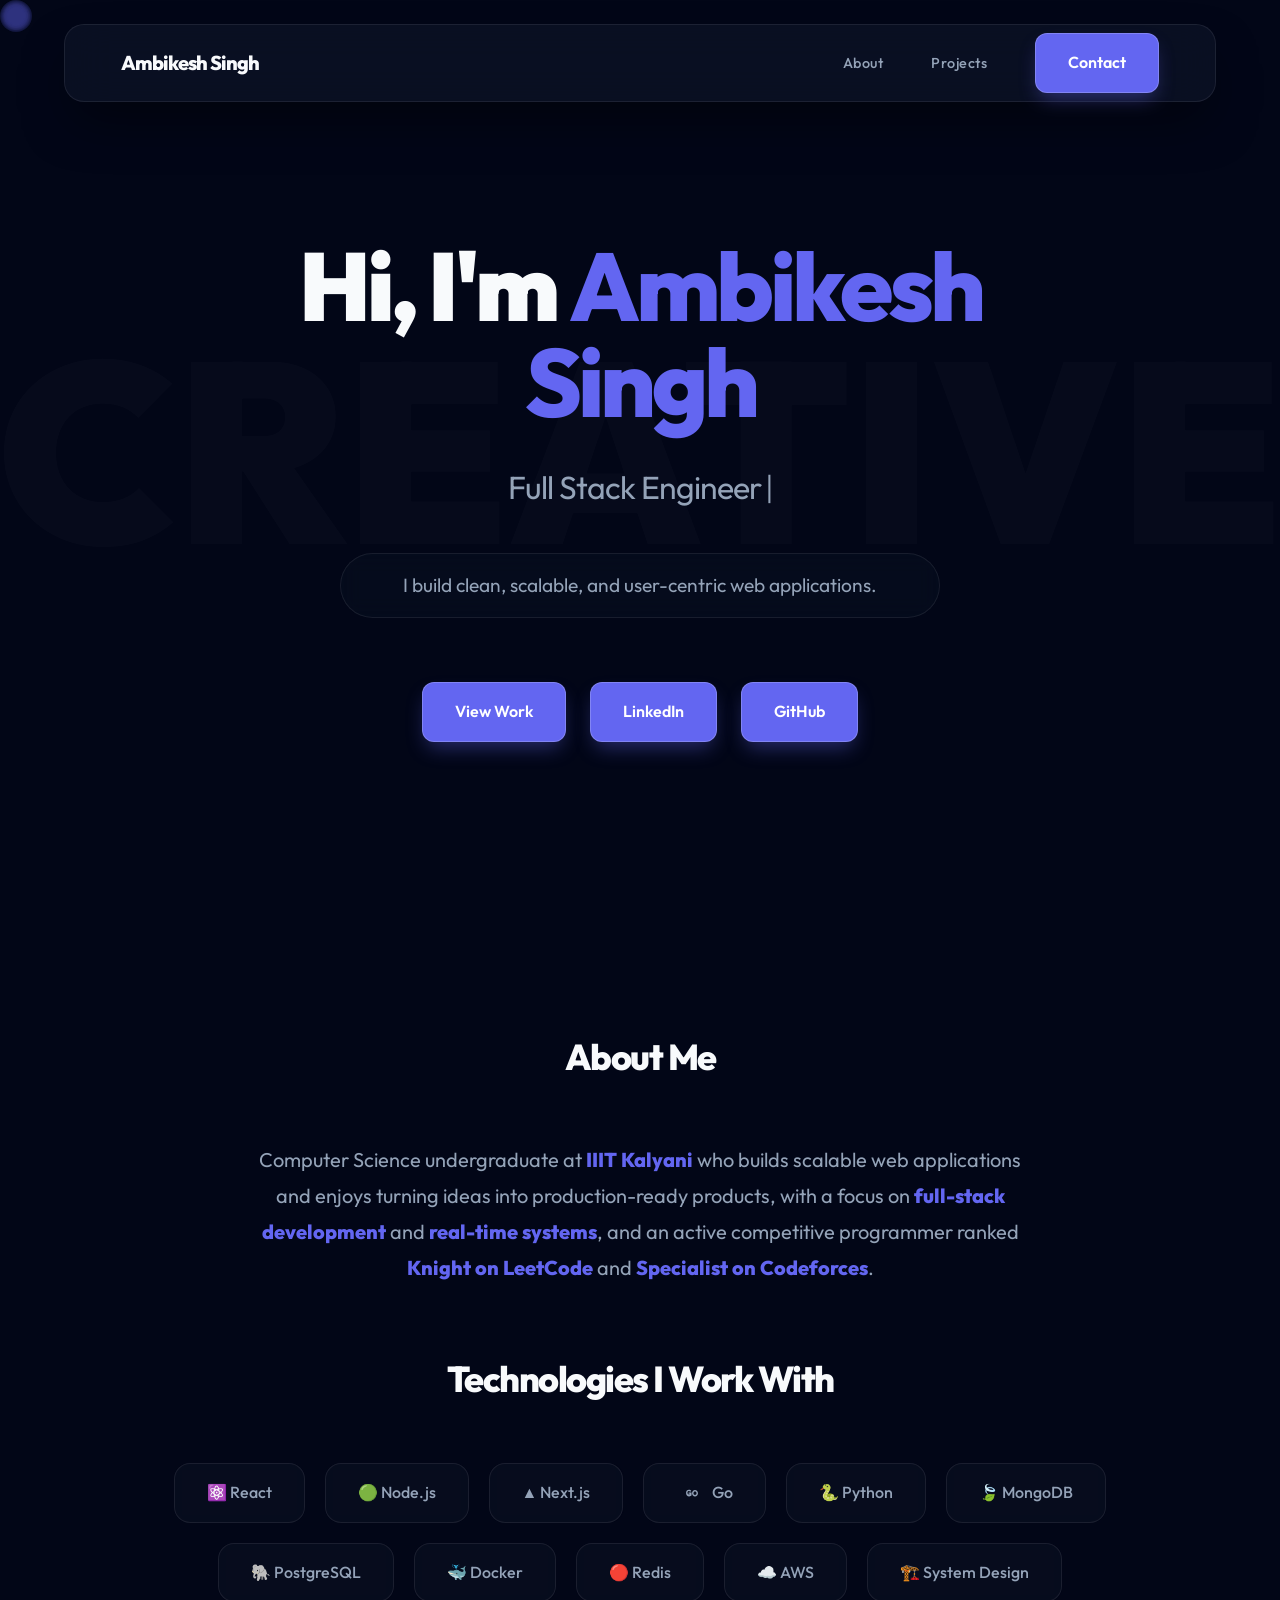
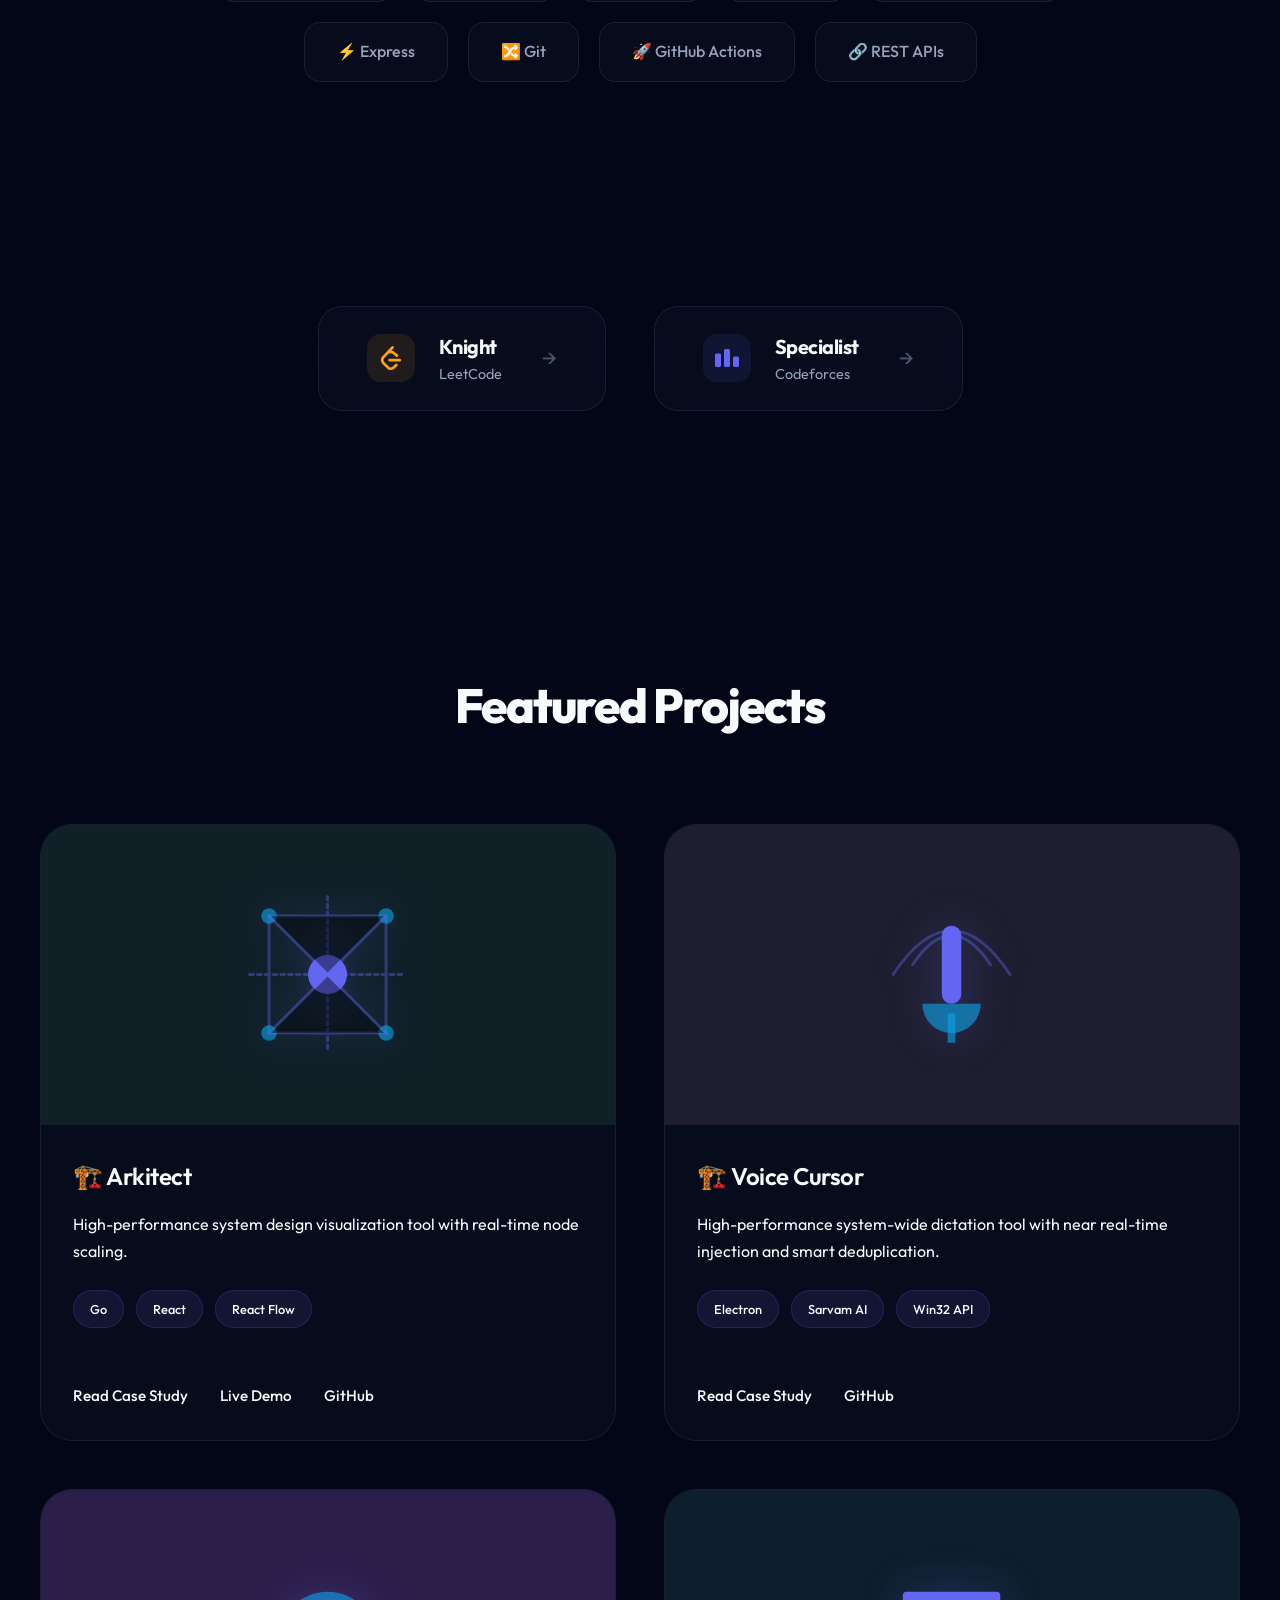
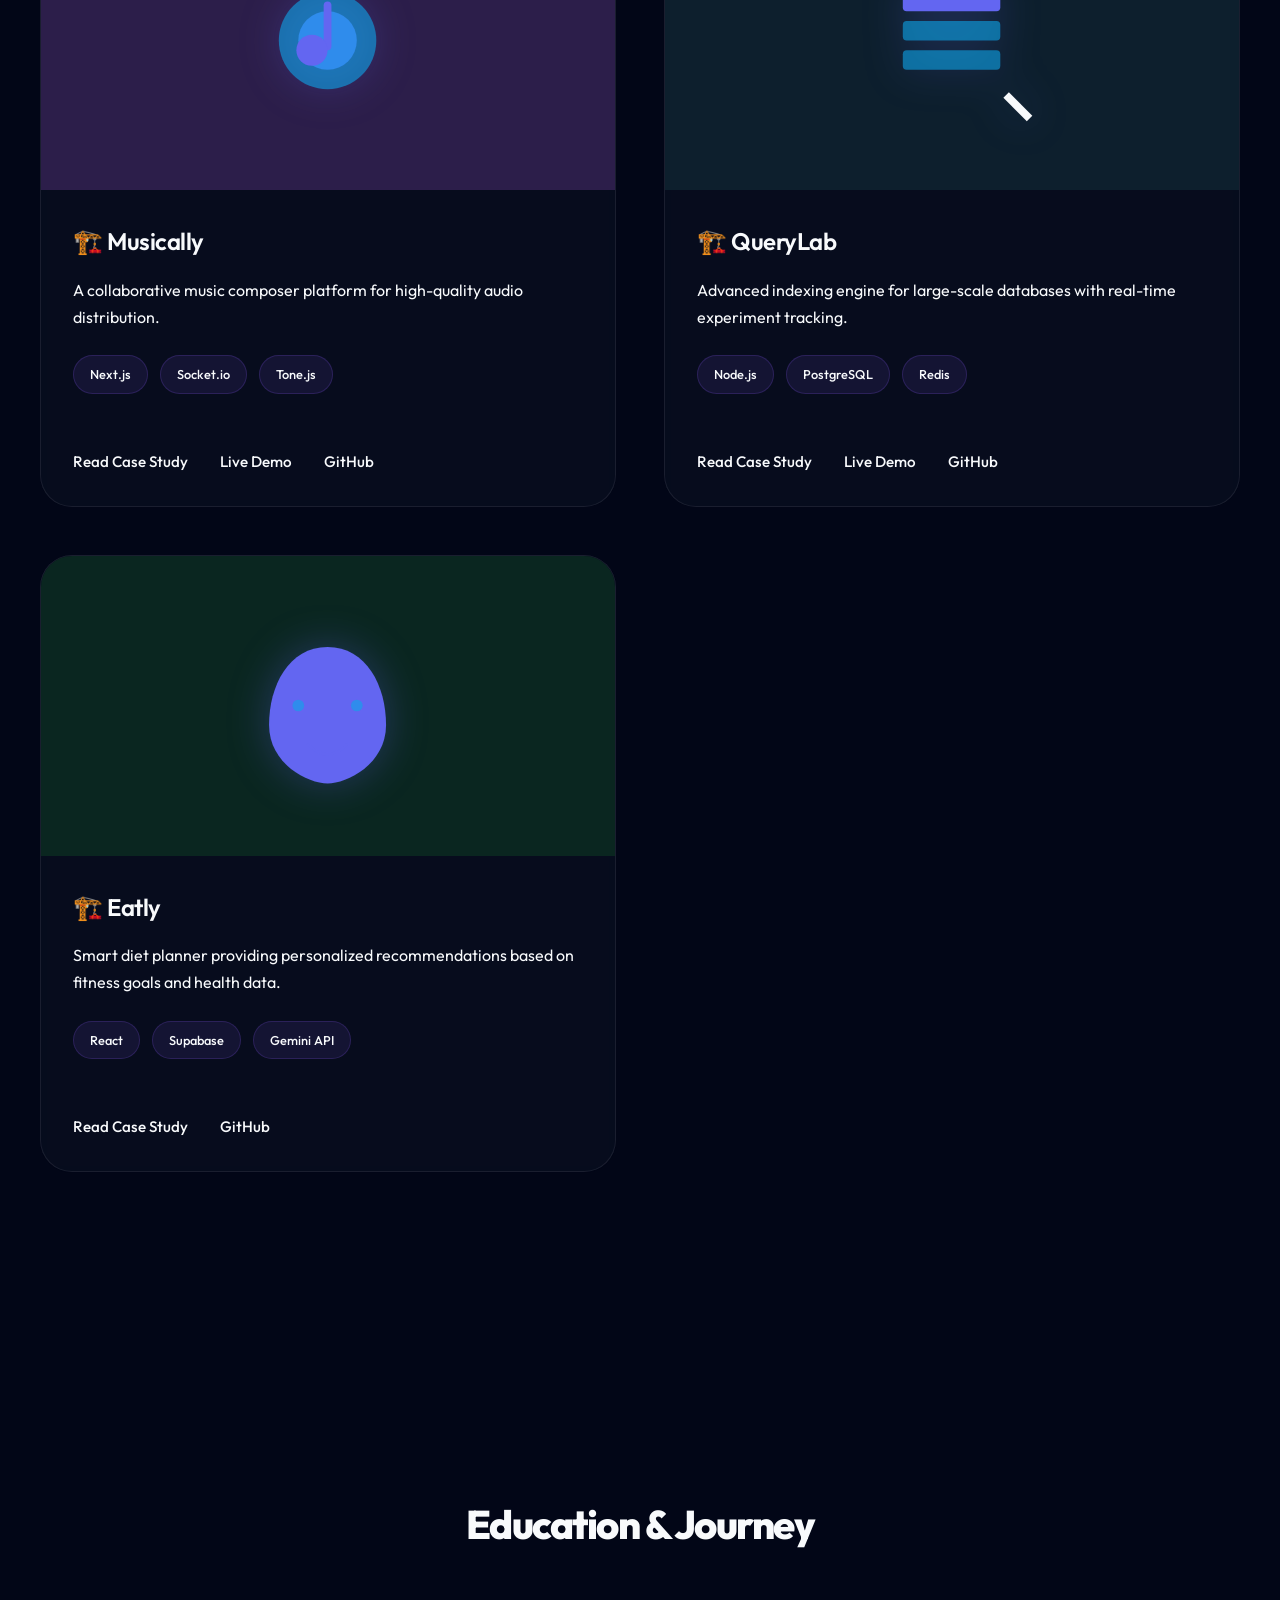
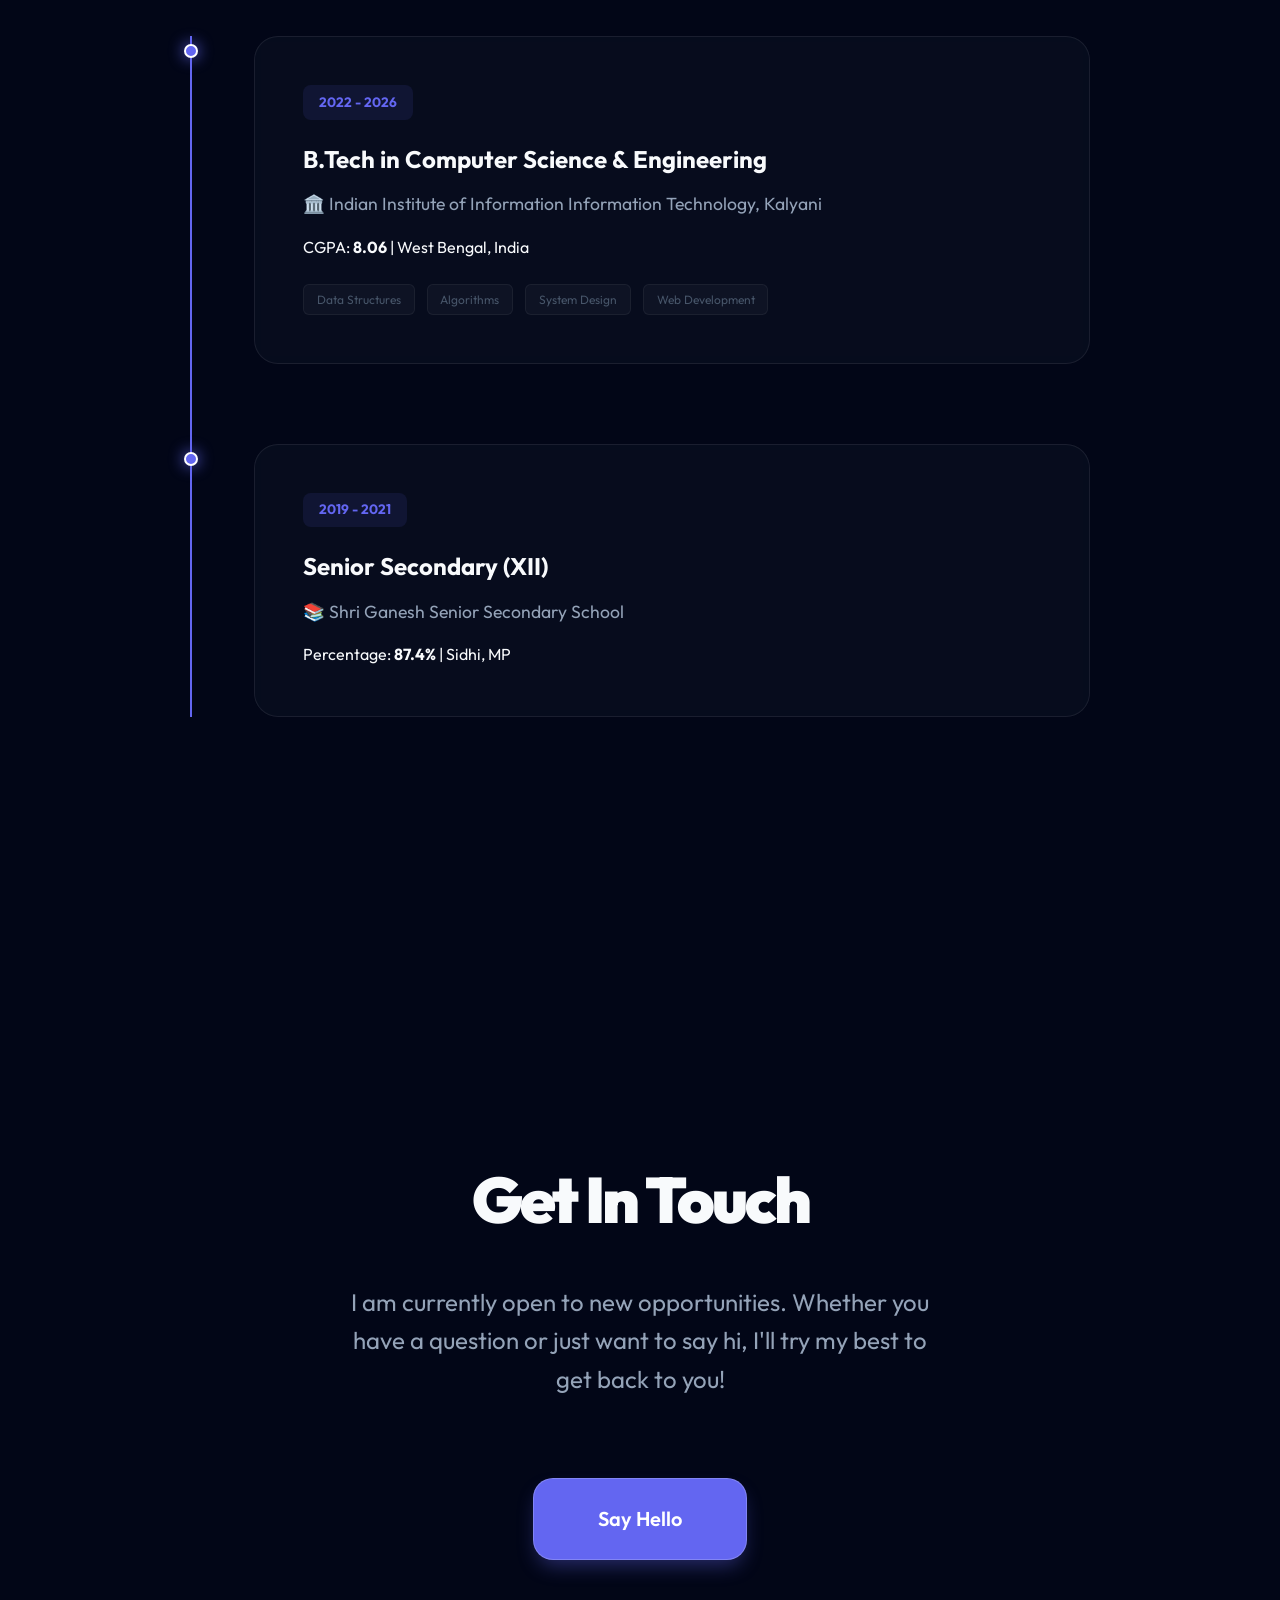
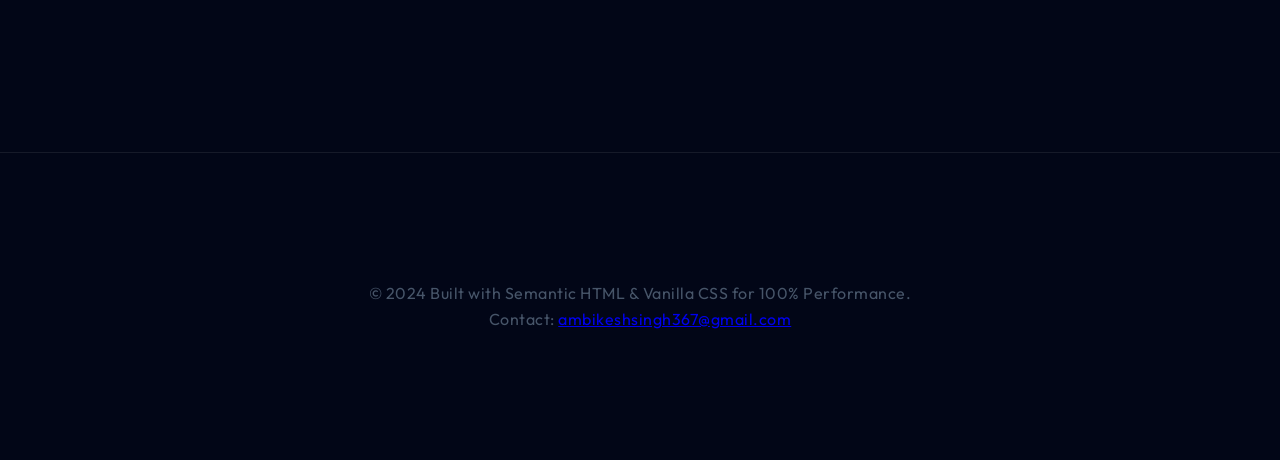
<file: index.html>
<!DOCTYPE html>
<html lang="en">

<head>
    <meta charset="UTF-8">
    <meta name="viewport" content="width=device-width, initial-scale=1.0">
    <title>Ambikesh Singh | Software Engineer</title>
    <meta name="description"
        content="Portfolio of Ambikesh Singh, a Full Stack Software Engineer specializing in React, Node.js, and System Design. View my projects and coding stats.">

    <!-- SEO & Social Cards -->
    <meta property="og:title" content="Ambikesh Singh | Software Engineer">
    <meta property="og:description"
        content="Ambikesh Singh - Full Stack Engineer building high-performance web applications.">
    <meta property="og:type" content="profile">
    <meta name="twitter:card" content="summary_large_image">

    <!-- Preload Critical Assets -->
    <link rel="stylesheet" href="styles.css">
    <link rel="preconnect" href="https://fonts.googleapis.com">
    <link rel="preconnect" href="https://fonts.gstatic.com" crossorigin>
    <link href="https://fonts.googleapis.com/css2?family=Outfit:wght@300;400;500;600;700&display=swap" rel="stylesheet">

    <!-- JSON-LD Schema (To be customized) -->
    <script type="application/ld+json">
    {
      "@context": "https://schema.org",
      "@type": "ProfilePage",
      "mainEntity": {
        "@type": "Person",
        "name": "Ambikesh Singh", 
        "jobTitle": "Full Stack Developer",
        "description": "Building scalable web applications with modern tech stacks.",
        "sameAs": [
          "https://github.com/ambikeshsingh2004",
          "https://www.linkedin.com/in/ambikesh-singh-2a3958350/",
          "https://leetcode.com/u/iamambi/",
          "https://codeforces.com/profile/ambikesh_singh"
        ]
      }
    }
    </script>
</head>

<body>
    <!-- Premium Background Orbs -->
    <div class="bg-orb orb-1"></div>
    <div class="bg-orb orb-2"></div>

    <!-- Cursor Glow Effect -->
    <div class="cursor-glow" id="cursorGlow"></div>

    <!-- Particles Container -->
    <div class="particles-container" id="particles"></div>

    <!-- Semantic Header -->
    <header class="header">
        <nav class="container nav-container">
            <a href="#" class="logo">Ambikesh Singh</a>

            <!-- Mobile Menu Button -->
            <button class="mobile-menu-btn" id="mobileMenuBtn" aria-label="Toggle menu">
                <span></span>
                <span></span>
                <span></span>
            </button>

            <ul class="nav-links" id="navLinks">
                <li><a href="#about">About</a></li>
                <li><a href="#projects">Projects</a></li>
                <li><a href="https://www.linkedin.com/in/ambikesh-singh-2a3958350/" target="_blank"
                        rel="noopener noreferrer" class="btn btn-primary">Contact</a></li>
            </ul>
        </nav>
    </header>

    <main>
        <!-- Hero Section with Typing Animation -->
        <section class="hero container">
            <div class="hero-content">
                <h1>Hi, I'm <span class="highlight">Ambikesh Singh</span></h1>
                <h2 class="subtitle">
                    <span class="typing-wrapper">
                        <span class="typing-text" id="typingText">Full Stack Engineer</span>
                        <span class="typing-cursor">|</span>
                    </span>
                </h2>
                <p class="bio">
                    I build <span class="tag">clean</span>, <span class="tag">scalable</span>, and
                    <span class="tag">user-centric</span> web applications.
                </p>
                <div class="cta-group">
                    <a href="#projects" class="btn btn-primary">View Work</a>
                    <a href="https://www.linkedin.com/in/ambikesh-singh-2a3958350/" target="_blank"
                        rel="noopener noreferrer" class="btn btn-primary">LinkedIn</a>
                    <a href="https://github.com/ambikeshsingh2004" target="_blank" rel="noopener noreferrer"
                        class="btn btn-primary">GitHub</a>
                </div>
            </div>
        </section>

        <!-- Technologies Section -->
        <section class="tech-section container" id="about">
            <h3>About Me</h3>
            <p class="about-text">
                Computer Science undergraduate at <span class="highlight">IIIT Kalyani</span> who builds scalable web
                applications and enjoys turning ideas into production-ready products, with a focus on <span
                    class="highlight">full-stack development</span> and <span class="highlight">real-time
                    systems</span>, and an active competitive programmer ranked <span class="highlight">Knight on
                    LeetCode</span> and <span class="highlight">Specialist on Codeforces</span>.
            </p>
            <h3 style="margin-top: 3rem;">Technologies I Work With</h3>
            <div class="tech-bubbles">
                <span class="bubble react">⚛️ React</span>
                <span class="bubble node">🟢 Node.js</span>
                <span class="bubble nextjs">▲ Next.js</span>
                <span class="bubble go">
                    <svg class="go-logo" viewBox="0 0 24 24" xmlns="http://www.w3.org/2000/svg">
                        <path
                            d="M2.2 11.5h4.1M2.7 13.5h3.1M3.2 9.5h3.6M8.7 11.5c0-3 2.1-5.1 5-5.1 1.9 0 3.3.9 4 2l-2 1.3c-.5-.7-1.1-1.1-2-1.1-1.5 0-2.6 1.1-2.6 2.9s1.1 2.9 2.6 2.9c.8 0 1.4-.4 1.9-1.1H13v-2.1h5.1v4.8c-.8 1.1-2.3 2-4.1 2-3.1 0-5.3-2.3-5.3-5.6m10.2 0c0-3.3 2.3-5.6 5.1-5.6s5.1 2.3 5.1 5.6-2.3 5.6-5.1 5.6-5.1-2.3-5.1-5.6m2.5 0c0 1.8 1.1 2.9 2.6 2.9s2.6-1.1 2.6-2.9-1.1-2.9-2.6-2.9-2.6 1.1-2.6 2.9"
                            fill="currentColor" />
                    </svg>
                    Go
                </span>
                <span class="bubble python">🐍 Python</span>
                <span class="bubble mongo">🍃 MongoDB</span>
                <span class="bubble postgres">🐘 PostgreSQL</span>
                <span class="bubble docker">🐳 Docker</span>
                <span class="bubble redis">🔴 Redis</span>
                <span class="bubble aws">☁️ AWS</span>
                <span class="bubble systemdesign">🏗️ System Design</span>
                <span class="bubble express">⚡ Express</span>
                <span class="bubble git">🔀 Git</span>
                <span class="bubble gh-actions">🚀 GitHub Actions</span>
                <span class="bubble api">🔗 REST APIs</span>
            </div>
        </section>

        <!-- Compact Coding Stats -->
        <section id="stats" class="stats-section container">
            <div class="mini-stats-grid">
                <a href="https://leetcode.com/u/iamambi/" target="_blank" rel="noopener noreferrer"
                    class="mini-stat-card leetcode-mini">
                    <div class="mini-icon">
                        <svg viewBox="0 0 24 24" width="24" height="24" fill="currentColor">
                            <path
                                d="M13.483 0a1.374 1.374 0 0 0-.961.438L7.116 6.226l-3.854 4.126a5.266 5.266 0 0 0-1.209 2.104 5.35 5.35 0 0 0-.125.513 5.527 5.527 0 0 0 .062 2.362 5.83 5.83 0 0 0 .349 1.017 5.938 5.938 0 0 0 1.271 1.818l4.277 4.193.039.038c2.248 2.165 5.852 2.133 8.063-.074l2.396-2.392c.54-.54.54-1.414.003-1.955a1.378 1.378 0 0 0-1.951-.003l-2.396 2.392a3.021 3.021 0 0 1-4.205.038l-.02-.019-4.276-4.193c-.652-.64-.972-1.469-.948-2.263a2.68 2.68 0 0 1 .066-.523 2.545 2.545 0 0 1 .619-1.164L9.13 8.114c1.058-1.134 3.204-1.27 4.43-.278l3.501 2.831c.593.48 1.461.387 1.94-.207a1.384 1.384 0 0 0-.207-1.943l-3.5-2.831c-.8-.647-1.766-1.045-2.774-1.202l2.015-2.158A1.384 1.384 0 0 0 13.483 0zm-2.866 12.815a1.38 1.38 0 0 0-1.38 1.382 1.38 1.38 0 0 0 1.38 1.382H20.79a1.38 1.38 0 0 0 1.38-1.382 1.38 1.38 0 0 0-1.38-1.382z" />
                        </svg>
                    </div>
                    <div class="mini-info">
                        <span class="mini-title">Knight</span>
                        <span class="mini-sub">LeetCode</span>
                    </div>
                    <span class="mini-arrow">→</span>
                </a>

                <a href="https://codeforces.com/profile/ambikesh_singh" target="_blank" rel="noopener noreferrer"
                    class="mini-stat-card codeforces-mini">
                    <div class="mini-icon">
                        <svg viewBox="0 0 24 24" width="24" height="24" fill="currentColor">
                            <path
                                d="M4.5 7.5C5.328 7.5 6 8.172 6 9v10.5c0 .828-.672 1.5-1.5 1.5h-3C.672 21 0 20.328 0 19.5V9c0-.828.672-1.5 1.5-1.5h3zm9-4.5c.828 0 1.5.672 1.5 1.5v15c0 .828-.672 1.5-1.5 1.5h-3c-.828 0-1.5-.672-1.5-1.5v-15c0-.828.672-1.5 1.5-1.5h3zm9 7.5c.828 0 1.5.672 1.5 1.5v7.5c0 .828-.672 1.5-1.5 1.5h-3c-.828 0-1.5-.672-1.5-1.5V12c0-.828.672-1.5 1.5-1.5h3z" />
                        </svg>
                    </div>
                    <div class="mini-info">
                        <span class="mini-title">Specialist</span>
                        <span class="mini-sub">Codeforces</span>
                    </div>
                    <span class="mini-arrow">→</span>
                </a>
            </div>
        </section>

        <!-- Projects Section -->
        <section id="projects" class="projects-section container">
            <h3>Featured Projects</h3>
            <div class="projects-grid">
                <!-- Project 1: Arkitect -->
                <article class="project-card project-arkitect">
                    <div class="project-image-placeholder">
                        <svg class="project-svg" viewBox="0 0 100 100">
                            <g class="svg-line">
                                <path d="M20 20 L80 20 L80 80 L20 80 Z" fill="none" />
                                <path d="M50 10 L50 90 M10 50 L90 50" stroke-dasharray="2 2" />
                            </g>
                            <circle class="svg-accent svg-pulse" cx="50" cy="50" r="10" />
                            <circle class="svg-secondary" cx="20" cy="20" r="4" />
                            <circle class="svg-secondary" cx="80" cy="20" r="4" />
                            <circle class="svg-secondary" cx="20" cy="80" r="4" />
                            <circle class="svg-secondary" cx="80" cy="80" r="4" />
                            <path class="svg-line" d="M20 20 L50 50 L80 20 M20 80 L50 50 L80 80" />
                        </svg>
                    </div>
                    <div class="project-content">
                        <h4>🏗️ Arkitect</h4>
                        <p>High-performance system design visualization tool with real-time node scaling.</p>
                        <div class="tech-stack">
                            <span>Go</span>
                            <span>React</span>
                            <span>React Flow</span>
                        </div>
                        <div class="project-links">
                            <a href="arkitect-case-study.html" class="link-text">Read Case Study</a>
                            <a href="https://arkitect.onrender.com" target="_blank" rel="noopener noreferrer"
                                class="link-text">Live Demo</a>
                            <a href="https://github.com/ambikeshsingh2004/Arkitect" target="_blank"
                                rel="noopener noreferrer" class="link-text">GitHub</a>
                        </div>
                    </div>
                </article>

                <!-- Project 2: Voice Cursor -->
                <article class="project-card project-voicecursor">
                    <div class="project-image-placeholder">
                        <svg class="project-svg" viewBox="0 0 100 100">
                            <rect class="svg-accent svg-pulse" x="45" y="25" width="10" height="40" rx="5" />
                            <path class="svg-line" d="M30 45 Q 50 15 70 45" fill="none" />
                            <path class="svg-line" d="M20 50 Q 50 5 80 50" fill="none" />
                            <path class="svg-secondary" d="M35 65 A 15 15 0 0 0 65 65" fill="none" stroke-width="2" />
                            <rect class="svg-secondary" x="48" y="70" width="4" height="15" />
                        </svg>
                    </div>
                    <div class="project-content">
                        <h4>🏗️ Voice Cursor</h4>
                        <p>High-performance system-wide dictation tool with near real-time injection and smart deduplication.</p>
                        <div class="tech-stack">
                            <span>Electron</span>
                            <span>Sarvam AI</span>
                            <span>Win32 API</span>
                        </div>
                        <div class="project-links">
                            <a href="voice-cursor-case-study.html" class="link-text">Read Case Study</a>
                            <a href="https://github.com/ambikeshsingh2004/Bulbul" target="_blank"
                                rel="noopener noreferrer" class="link-text">GitHub</a>
                        </div>
                    </div>
                </article>

                <!-- Project 3: Musically -->
                <article class="project-card project-musically">
                    <div class="project-image-placeholder">
                        <svg class="project-svg" viewBox="0 0 100 100">
                            <circle class="svg-accent svg-pulse" cx="50" cy="50" r="15" fill="none" stroke-width="3" />
                            <circle class="svg-secondary" cx="50" cy="50" r="25" fill="none" stroke-width="1.5"
                                stroke-dasharray="4 4" />
                            <rect class="svg-accent" x="48" y="30" width="4" height="25" rx="2" />
                            <circle class="svg-accent" cx="42" cy="55" r="8" />
                        </svg>
                    </div>
                    <div class="project-content">
                        <h4>🏗️ Musically</h4>
                        <p>A collaborative music composer platform for high-quality audio distribution.</p>
                        <div class="tech-stack">
                            <span>Next.js</span>
                            <span>Socket.io</span>
                            <span>Tone.js</span>
                        </div>
                        <div class="project-links">
                            <a href="musically-case-study.html" class="link-text">Read Case Study</a>
                            <a href="https://musically-web-nxbj.onrender.com/" target="_blank" rel="noopener noreferrer"
                                class="link-text">Live Demo</a>
                            <a href="https://github.com/ambikeshsingh2004/Music" target="_blank"
                                rel="noopener noreferrer" class="link-text">GitHub</a>
                        </div>
                    </div>
                </article>

                <!-- Project 4: QueryLab -->
                <article class="project-card project-querylab">
                    <div class="project-image-placeholder">
                        <svg class="project-svg" viewBox="0 0 100 100">
                            <rect class="svg-accent" x="25" y="25" width="50" height="10" rx="2" />
                            <rect class="svg-secondary" x="25" y="40" width="50" height="10" rx="2" />
                            <rect class="svg-secondary" x="25" y="55" width="50" height="10" rx="2" />
                            <g class="svg-accent svg-pulse">
                                <circle cx="70" cy="70" r="12" fill="none" stroke-width="3" />
                                <line x1="78" y1="78" x2="90" y2="90" stroke-width="4" stroke="currentColor" />
                            </g>
                        </svg>
                    </div>
                    <div class="project-content">
                        <h4>🏗️ QueryLab</h4>
                        <p>Advanced indexing engine for large-scale databases with real-time experiment tracking.</p>
                        <div class="tech-stack">
                            <span>Node.js</span>
                            <span>PostgreSQL</span>
                            <span>Redis</span>
                        </div>
                        <div class="project-links">
                            <a href="querylab-case-study.html" class="link-text">Read Case Study</a>
                            <a href="https://querylab-quq7.onrender.com" target="_blank" rel="noopener noreferrer"
                                class="link-text">Live Demo</a>
                            <a href="https://github.com/ambikeshsingh2004/Observer" target="_blank"
                                rel="noopener noreferrer" class="link-text">GitHub</a>
                        </div>
                    </div>
                </article>

                <!-- Project 5: Eatly -->
                <article class="project-card project-eatly">
                    <div class="project-image-placeholder">
                        <svg class="project-svg" viewBox="0 0 100 100">
                            <path class="svg-accent svg-pulse"
                                d="M50 20 C 30 20, 20 40, 20 60 C 20 80, 40 90, 50 90 C 60 90, 80 80, 80 60 C 80 40, 70 20, 50 20" />
                            <path class="svg-secondary" d="M50 20 L50 10 M50 20 L65 5" stroke-width="3"
                                stroke-linecap="round" />
                            <circle class="svg-secondary" cx="35" cy="50" r="3" />
                            <circle class="svg-secondary" cx="65" cy="50" r="3" />
                            <path class="svg-line" d="M40 70 Q 50 80 60 70" fill="none" stroke-width="2" />
                        </svg>
                    </div>
                    <div class="project-content">
                        <h4>🏗️ Eatly</h4>
                        <p>Smart diet planner providing personalized recommendations based on fitness goals and health
                            data.</p>
                        <div class="tech-stack">
                            <span>React</span>
                            <span>Supabase</span>
                            <span>Gemini API</span>
                        </div>
                        <div class="project-links">
                            <a href="eatly-case-study.html" class="link-text">Read Case Study</a>
                            <a href="https://github.com/ambikeshsingh2004/Eatly" target="_blank"
                                rel="noopener noreferrer" class="link-text">GitHub</a>
                        </div>
                    </div>
                </article>
            </div>
        </section>

        <!-- Education Timeline Section -->
        <section class="timeline-section container">
            <h3>Education & Journey</h3>
            <div class="timeline">
                <div class="timeline-item">
                    <div class="timeline-marker"></div>
                    <div class="timeline-content">
                        <div class="timeline-date">2022 - 2026</div>
                        <h4>B.Tech in Computer Science & Engineering</h4>
                        <p class="timeline-institution">🏛️ Indian Institute of Information Information Technology,
                            Kalyani</p>
                        <p class="timeline-details">CGPA: <strong>8.06</strong> | West Bengal, India</p>
                        <div class="timeline-tags">
                            <span>Data Structures</span>
                            <span>Algorithms</span>
                            <span>System Design</span>
                            <span>Web Development</span>
                        </div>
                    </div>
                </div>
                <div class="timeline-item">
                    <div class="timeline-marker"></div>
                    <div class="timeline-content">
                        <div class="timeline-date">2019 - 2021</div>
                        <h4>Senior Secondary (XII)</h4>
                        <p class="timeline-institution">📚 Shri Ganesh Senior Secondary School</p>
                        <p class="timeline-details">Percentage: <strong>87.4%</strong> | Sidhi, MP</p>
                    </div>
                </div>
            </div>
        </section>

        <!-- Contact Section -->
        <section id="contact" class="contact-section container">
            <h3>Get In Touch</h3>
            <p>I am currently open to new opportunities. Whether you have a question or just want to say hi, I'll try my
                best to get back to you!</p>
            <div class="contact-cta">
                <a href="https://www.linkedin.com/in/ambikesh-singh-2a3958350/" target="_blank"
                    rel="noopener noreferrer" class="btn btn-primary">Say Hello</a>
            </div>
        </section>

    </main>

    <footer class="footer">
        <div class="container footer-content">
            <p>© 2024 Built with Semantic HTML & Vanilla CSS for 100% Performance.</p>
            <p class="footer-email">Contact: <a href="mailto:ambikeshsingh367@gmail.com">ambikeshsingh367@gmail.com</a>
            </p>
        </div>
    </footer>

    <script src="script.js"></script>
</body>

</html>
</file>
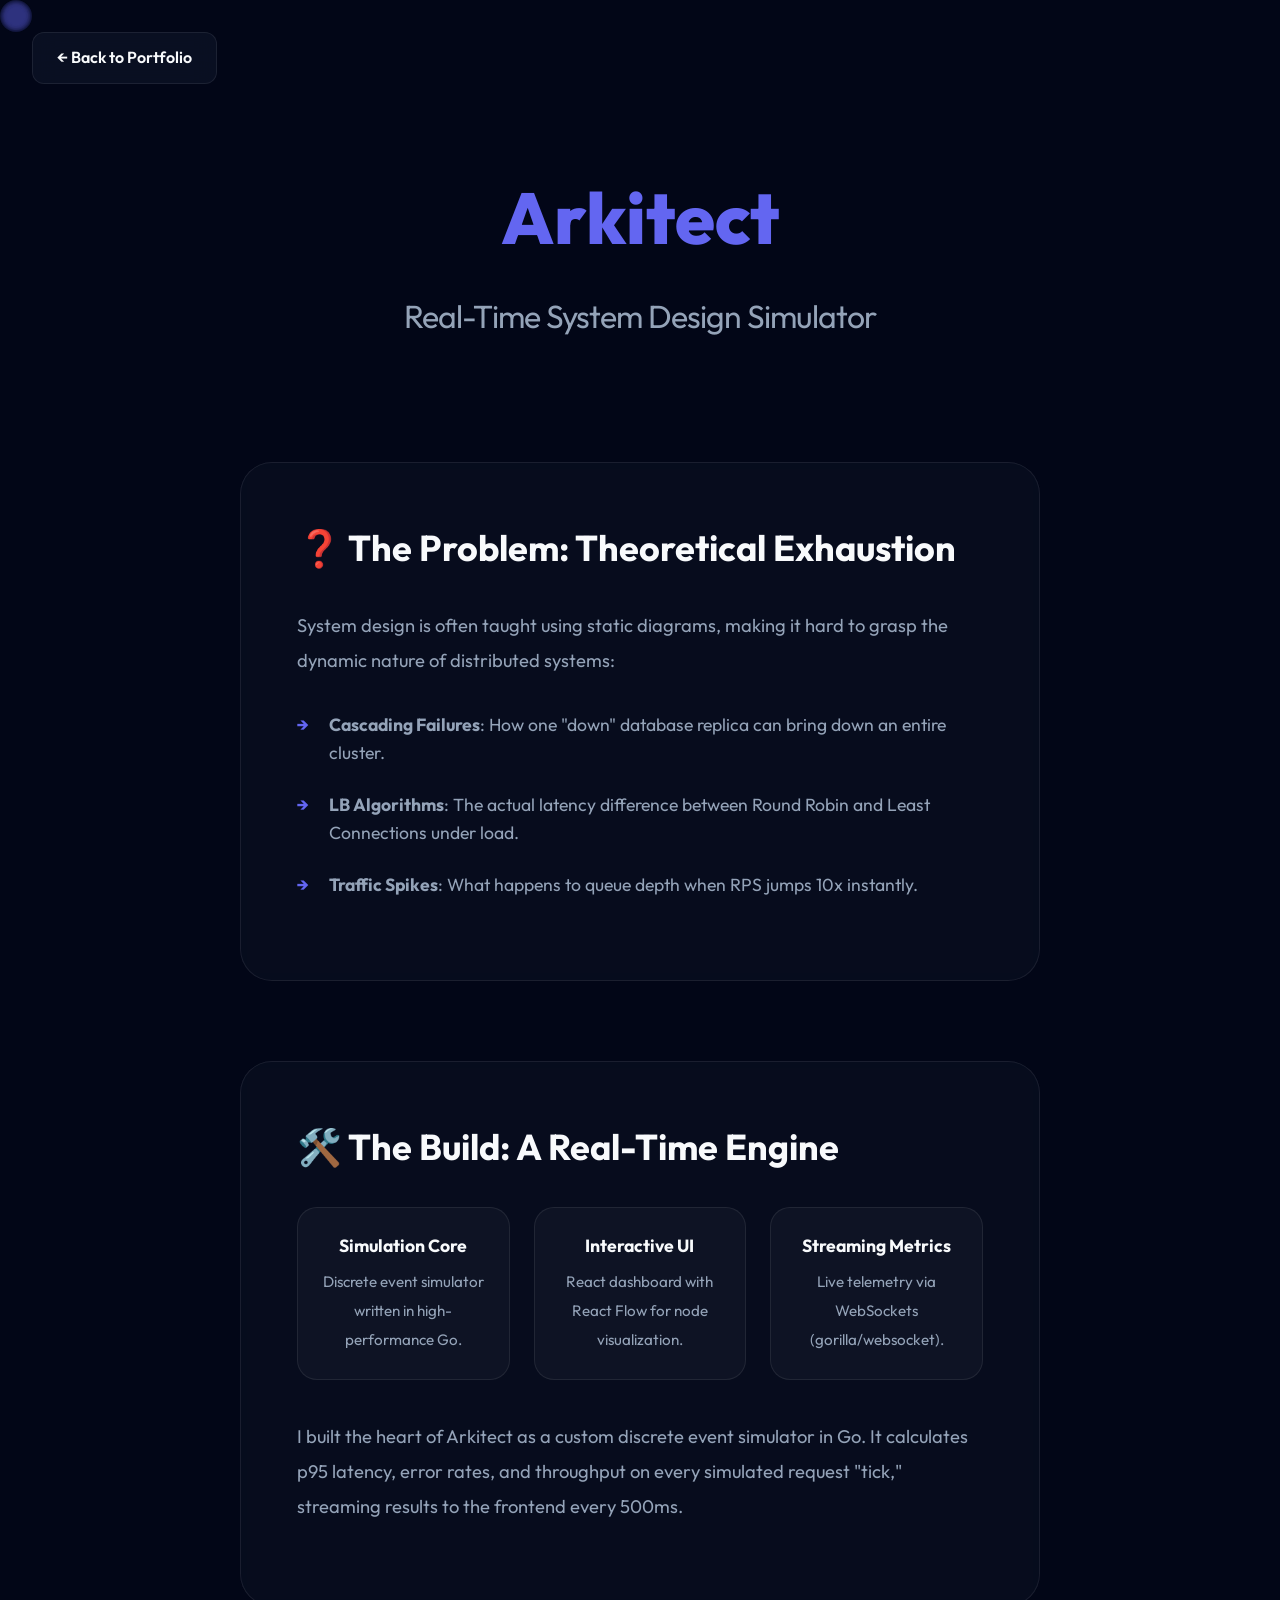
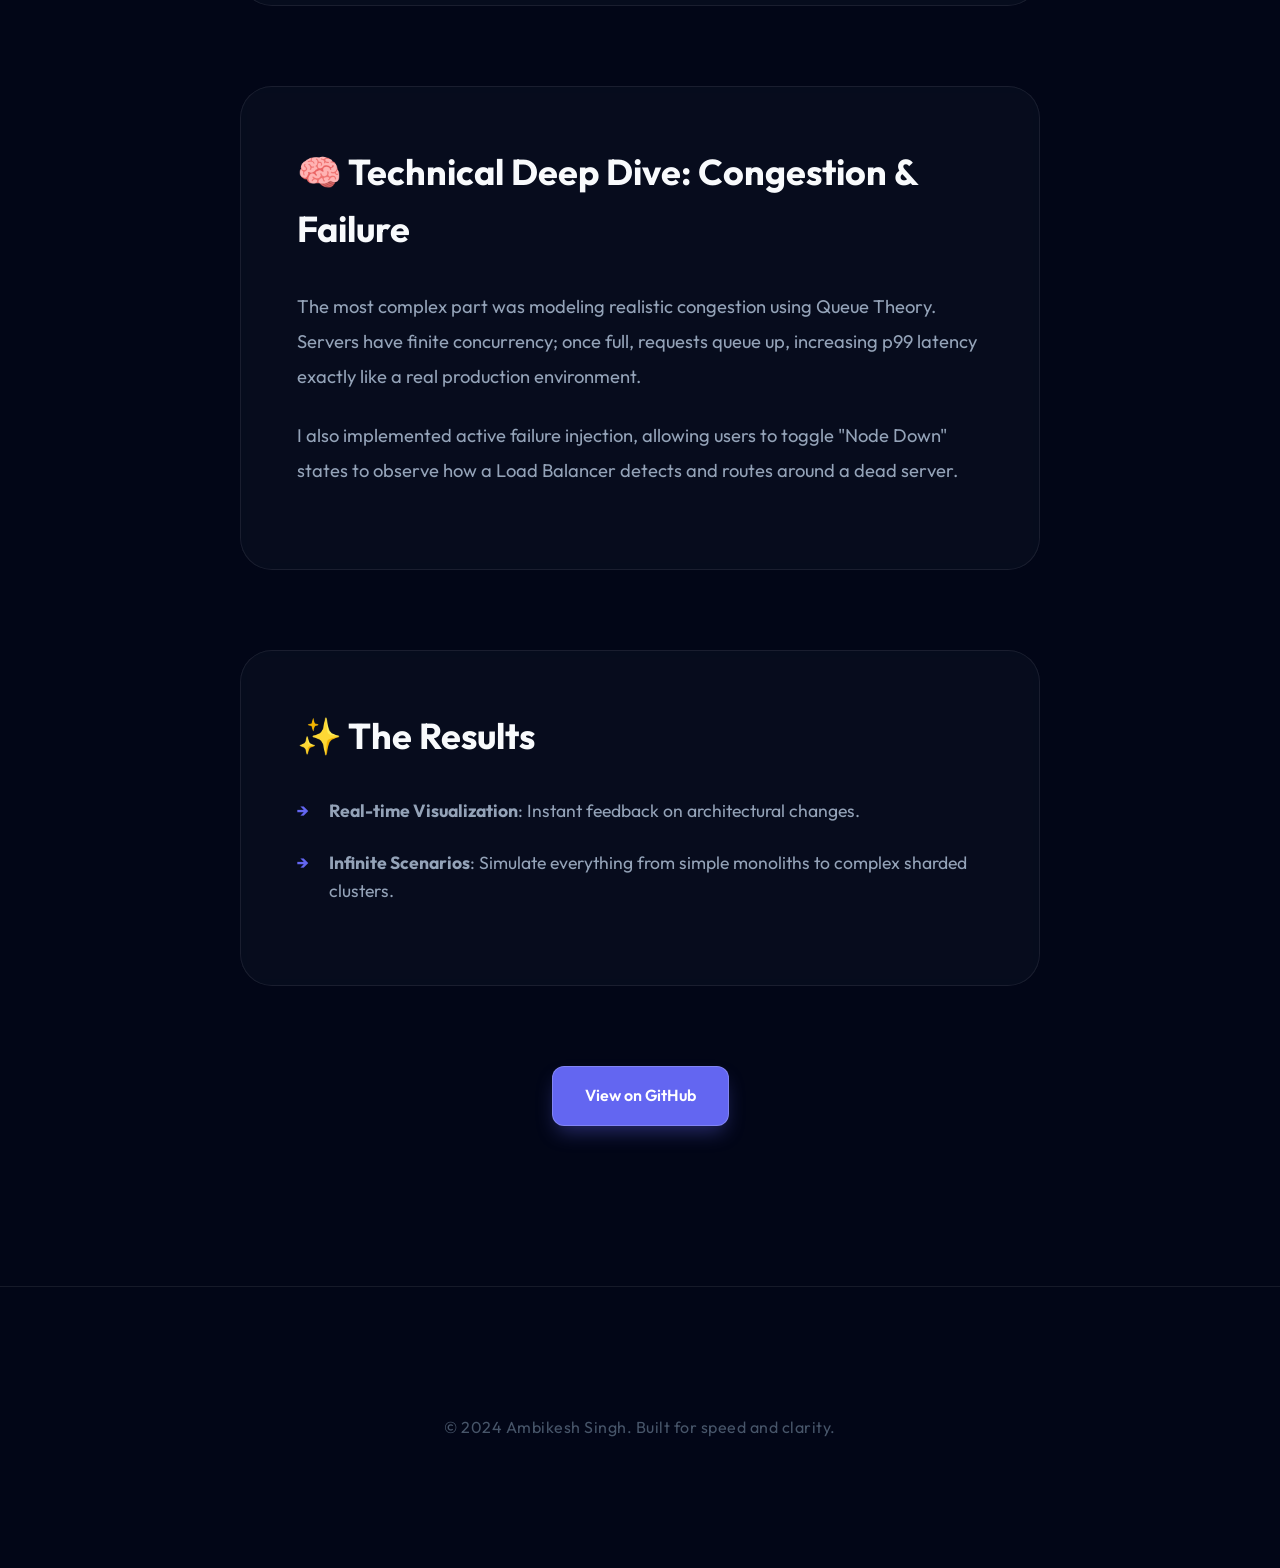
<file: arkitect-case-study.html>
<!DOCTYPE html>
<html lang="en">

<head>
    <meta charset="UTF-8">
    <meta name="viewport" content="width=device-width, initial-scale=1.0">
    <title>Arkitect Case Study | Ambikesh Singh</title>
    <meta name="description" content="Technical case study of Arkitect: A high-performance system design simulator.">

    <link rel="stylesheet" href="styles.css">
    <link rel="preconnect" href="https://fonts.googleapis.com">
    <link rel="preconnect" href="https://fonts.gstatic.com" crossorigin>
    <link href="https://fonts.googleapis.com/css2?family=Outfit:wght@300;400;500;600;700&display=swap" rel="stylesheet">

    <style>
        .case-study-hero { padding-top: 10rem; padding-bottom: 5rem; text-align: center; }
        .case-study-content { max-width: 800px; margin: 0 auto; padding-bottom: 10rem; }
        .cs-section { margin-bottom: 5rem; background: var(--bg-surface); border: 1px solid var(--glass-border); border-radius: 32px; padding: 3.5rem; backdrop-filter: blur(10px); -webkit-backdrop-filter: blur(10px); }
        .cs-section h2 { font-size: 2.25rem; margin-bottom: 2rem; color: #f8fafc; }
        .cs-section p { font-size: 1.15rem; color: var(--text-relaxed); line-height: 1.9; margin-bottom: 1.5rem; }
        .cs-list { list-style: none; margin-top: 2rem; }
        .cs-list li { position: relative; padding-left: 2rem; margin-bottom: 1.5rem; color: var(--text-relaxed); font-size: 1.1rem; }
        .cs-list li::before { content: '→'; position: absolute; left: 0; color: var(--accent-primary); font-weight: bold; }
        .back-btn { position: fixed; top: 2rem; left: 2rem; z-index: 1001; padding: 0.75rem 1.5rem; background: rgba(15, 23, 42, 0.6); backdrop-filter: blur(12px); border: 1px solid var(--glass-border); border-radius: 12px; color: var(--text-vibrant); text-decoration: none; font-weight: 600; transition: all 0.3s var(--transition-spring); display: flex; align-items: center; gap: 0.5rem; }
        .back-btn:hover { transform: translateX(-5px); border-color: var(--accent-primary); background: rgba(99, 102, 241, 0.1); }
        .tech-grid { display: grid; grid-template-columns: repeat(auto-fit, minmax(200px, 1fr)); gap: 1.5rem; margin-top: 2rem; }
        .tech-item { padding: 1.5rem; background: rgba(255, 255, 255, 0.03); border: 1px solid var(--glass-border); border-radius: 20px; text-align: center; }
        .tech-item h5 { color: var(--text-vibrant); font-size: 1.1rem; margin-bottom: 0.5rem; }
        .tech-item p { font-size: 0.95rem !important; margin-bottom: 0 !important; }
        @media (max-width: 768px) { .cs-section { padding: 2rem; } .case-study-hero h1 { font-size: 3rem; } }
    </style>
</head>

<body>
    <div class="bg-orb orb-1"></div>
    <div class="bg-orb orb-2"></div>
    <a href="index.html" class="back-btn">← Back to Portfolio</a>

    <main class="container">
        <header class="case-study-hero">
            <h1 class="highlight" style="font-size: 4.5rem; margin-bottom: 1rem;">Arkitect</h1>
            <p class="subtitle">Real-Time System Design Simulator</p>
        </header>

        <div class="case-study-content">
            <section class="cs-section">
                <h2>❓ The Problem: Theoretical Exhaustion</h2>
                <p>System design is often taught using static diagrams, making it hard to grasp the dynamic nature of distributed systems:</p>
                <ul class="cs-list">
                    <li><strong>Cascading Failures</strong>: How one "down" database replica can bring down an entire cluster.</li>
                    <li><strong>LB Algorithms</strong>: The actual latency difference between Round Robin and Least Connections under load.</li>
                    <li><strong>Traffic Spikes</strong>: What happens to queue depth when RPS jumps 10x instantly.</li>
                </ul>
            </section>

            <section class="cs-section">
                <h2>🛠️ The Build: A Real-Time Engine</h2>
                <div class="tech-grid">
                    <div class="tech-item"><h5>Simulation Core</h5><p>Discrete event simulator written in high-performance Go.</p></div>
                    <div class="tech-item"><h5>Interactive UI</h5><p>React dashboard with React Flow for node visualization.</p></div>
                    <div class="tech-item"><h5>Streaming Metrics</h5><p>Live telemetry via WebSockets (gorilla/websocket).</p></div>
                </div>
                <p style="margin-top: 2.5rem;">I built the heart of Arkitect as a custom discrete event simulator in Go. It calculates p95 latency, error rates, and throughput on every simulated request "tick," streaming results to the frontend every 500ms.</p>
            </section>

            <section class="cs-section">
                <h2>🧠 Technical Deep Dive: Congestion & Failure</h2>
                <p>The most complex part was modeling realistic congestion using Queue Theory. Servers have finite concurrency; once full, requests queue up, increasing p99 latency exactly like a real production environment.</p>
                <p>I also implemented active failure injection, allowing users to toggle "Node Down" states to observe how a Load Balancer detects and routes around a dead server.</p>
            </section>

            <section class="cs-section">
                <h2>✨ The Results</h2>
                <ul class="cs-list">
                    <li><strong>Real-time Visualization</strong>: Instant feedback on architectural changes.</li>
                    <li><strong>Infinite Scenarios</strong>: Simulate everything from simple monoliths to complex sharded clusters.</li>
                </ul>
            </section>

            <section style="text-align: center; margin-top: 5rem;">
                <a href="https://github.com/ambikeshsingh2004/Arkitect" target="_blank" class="btn btn-primary">View on GitHub</a>
            </section>
        </div>
    </main>

    <footer class="footer">
        <div class="container footer-content"><p>© 2024 Ambikesh Singh. Built for speed and clarity.</p></div>
    </footer>
    <script src="script.js"></script>
</body>
</html>
</file>
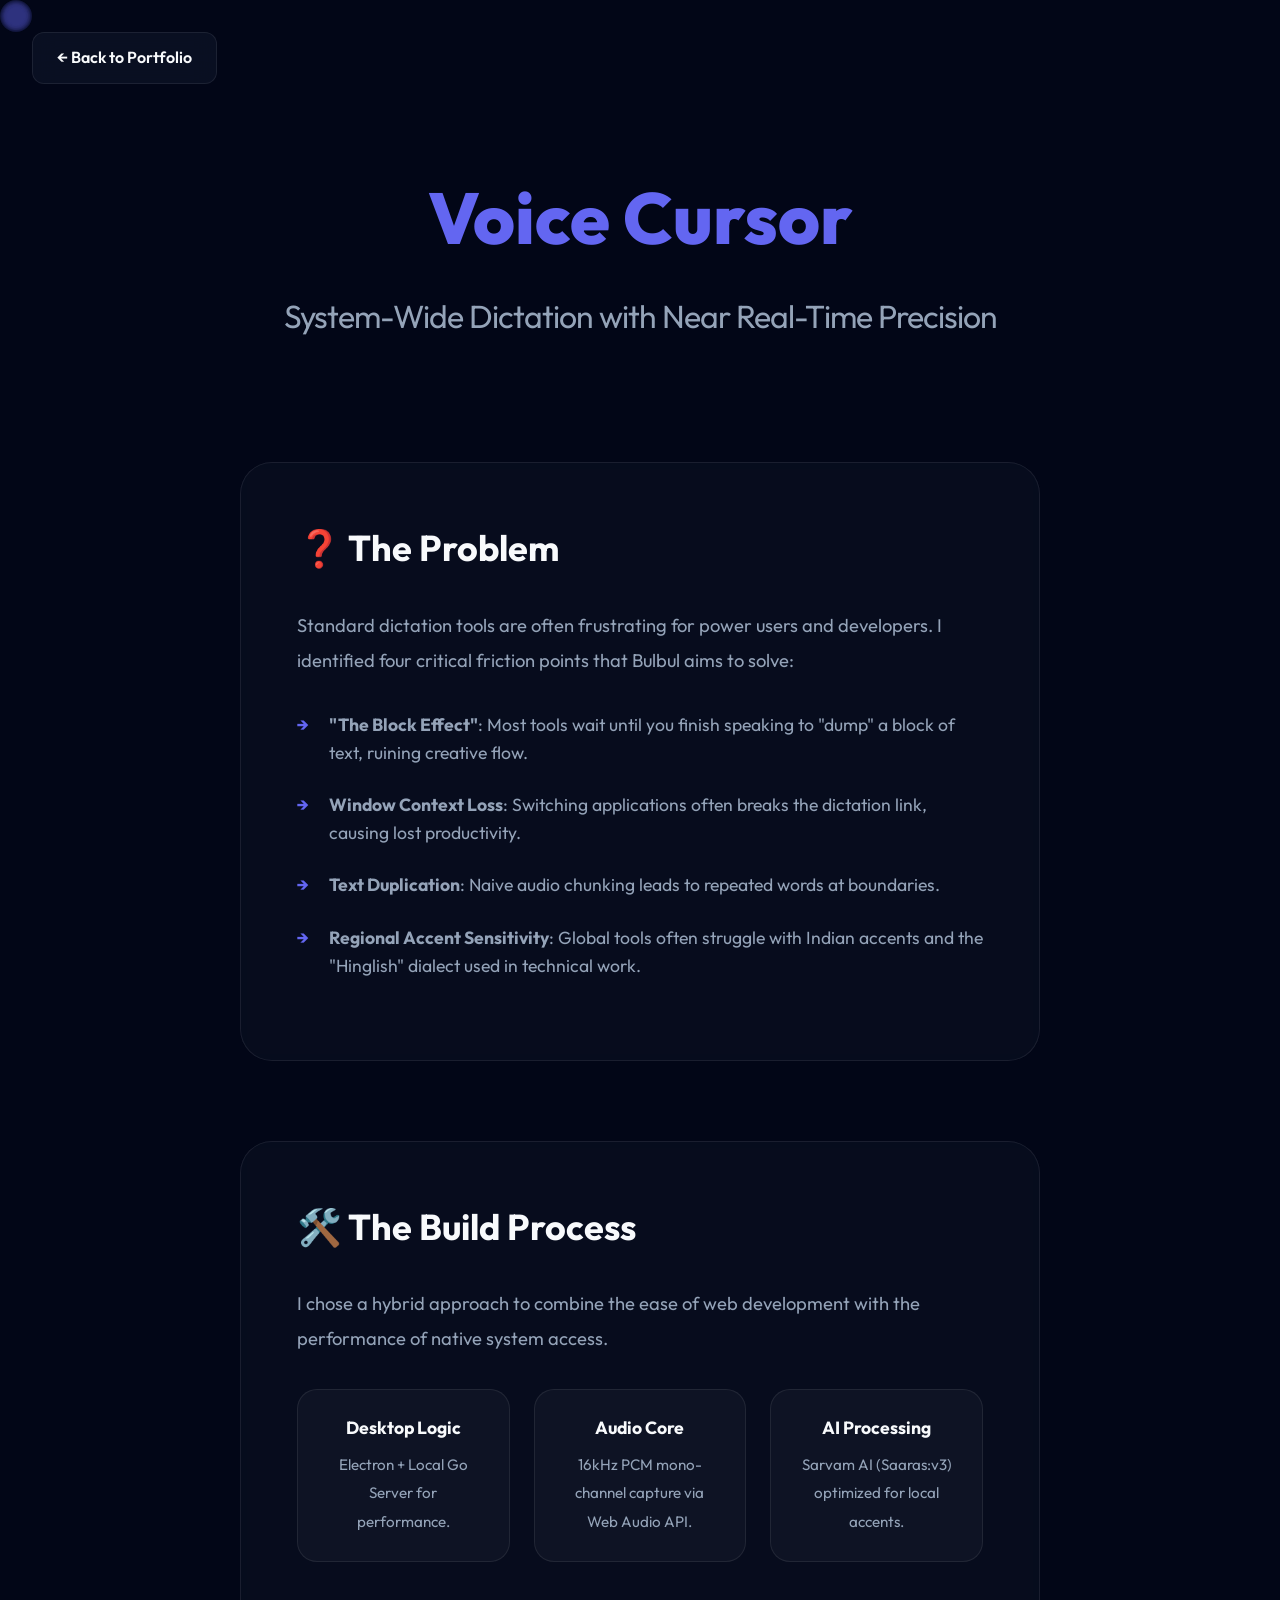
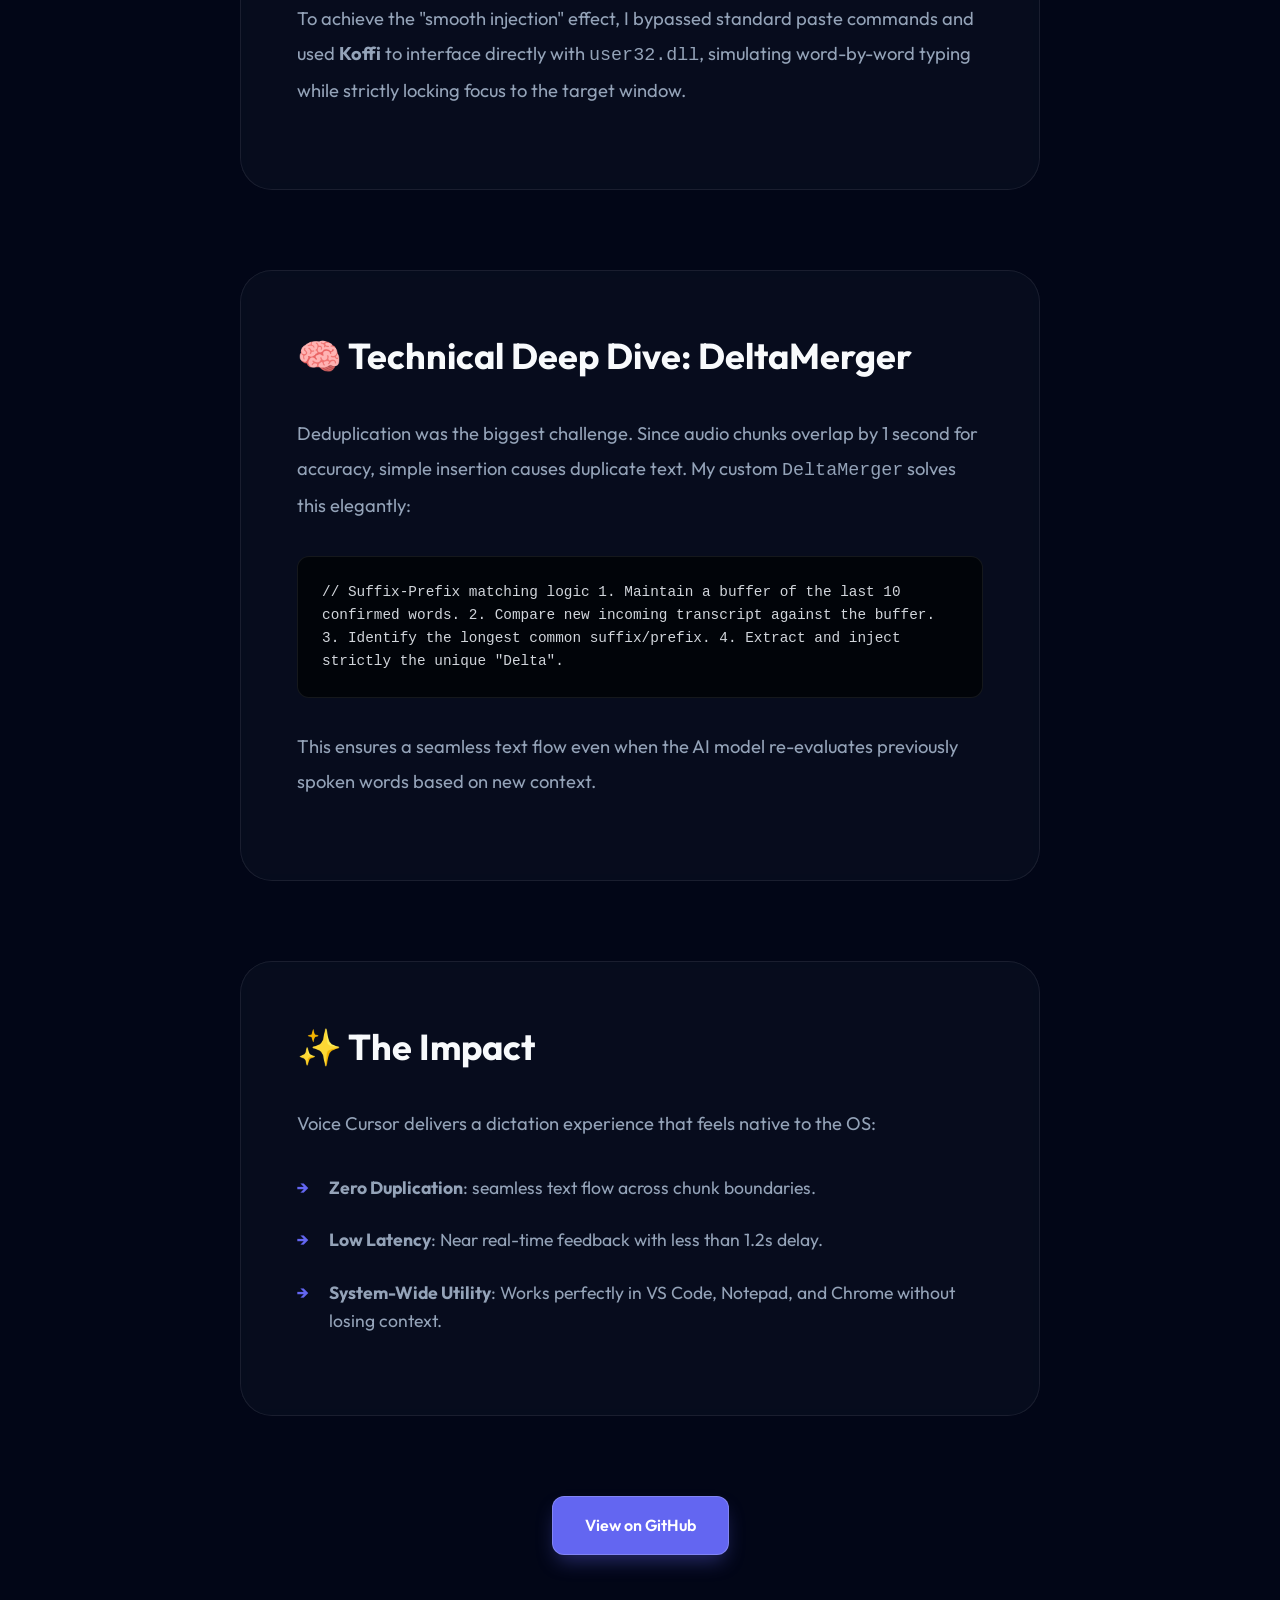
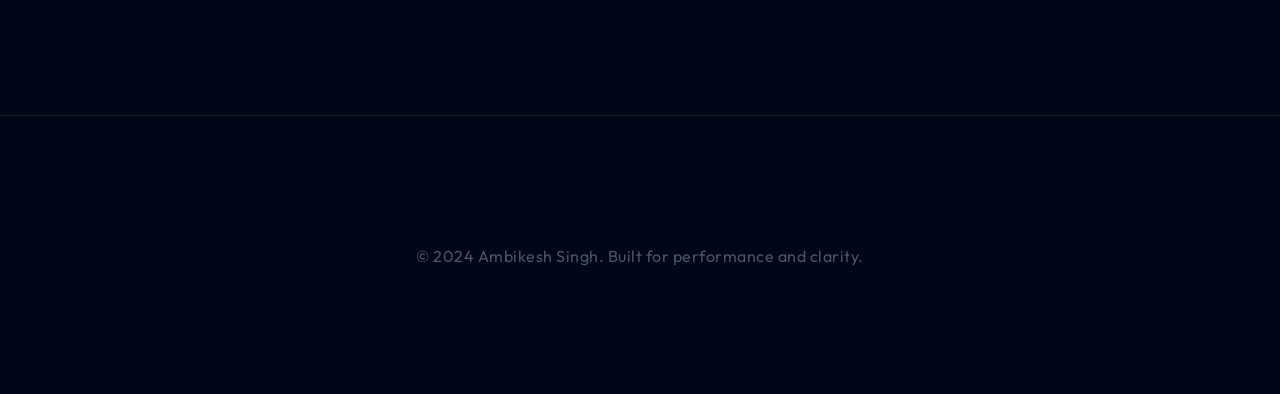
<file: bulbul-case-study.html>
<!DOCTYPE html>
<html lang="en">

<head>
    <meta charset="UTF-8">
    <meta name="viewport" content="width=device-width, initial-scale=1.0">
    <title>Voice Cursor Case Study | Ambikesh Singh</title>
    <meta name="description" content="Technical case study of Voice Cursor: A high-performance voice-to-text dictation tool.">

    <link rel="stylesheet" href="styles.css">
    <link rel="preconnect" href="https://fonts.googleapis.com">
    <link rel="preconnect" href="https://fonts.gstatic.com" crossorigin>
    <link href="https://fonts.googleapis.com/css2?family=Outfit:wght@300;400;500;600;700&display=swap" rel="stylesheet">

    <style>
        .case-study-hero {
            padding-top: 10rem;
            padding-bottom: 5rem;
            text-align: center;
        }

        .case-study-content {
            max-width: 800px;
            margin: 0 auto;
            padding-bottom: 10rem;
        }

        .cs-section {
            margin-bottom: 5rem;
            background: var(--bg-surface);
            border: 1px solid var(--glass-border);
            border-radius: 32px;
            padding: 3.5rem;
            backdrop-filter: blur(10px);
            -webkit-backdrop-filter: blur(10px);
        }

        .cs-section h2 {
            font-size: 2.25rem;
            margin-bottom: 2rem;
            color: #f8fafc;
        }

        .cs-section p {
            font-size: 1.15rem;
            color: var(--text-relaxed);
            line-height: 1.9;
            margin-bottom: 1.5rem;
        }

        .cs-list {
            list-style: none;
            margin-top: 2rem;
        }

        .cs-list li {
            position: relative;
            padding-left: 2rem;
            margin-bottom: 1.5rem;
            color: var(--text-relaxed);
            font-size: 1.1rem;
        }

        .cs-list li::before {
            content: '→';
            position: absolute;
            left: 0;
            color: var(--accent-primary);
            font-weight: bold;
        }

        .back-btn {
            position: fixed;
            top: 2rem;
            left: 2rem;
            z-index: 1001;
            padding: 0.75rem 1.5rem;
            background: rgba(15, 23, 42, 0.6);
            backdrop-filter: blur(12px);
            border: 1px solid var(--glass-border);
            border-radius: 12px;
            color: var(--text-vibrant);
            text-decoration: none;
            font-weight: 600;
            transition: all 0.3s var(--transition-spring);
            display: flex;
            align-items: center;
            gap: 0.5rem;
        }

        .back-btn:hover {
            transform: translateX(-5px);
            border-color: var(--accent-primary);
            background: rgba(99, 102, 241, 0.1);
        }

        .tech-grid {
            display: grid;
            grid-template-columns: repeat(auto-fit, minmax(200px, 1fr));
            gap: 1.5rem;
            margin-top: 2rem;
        }

        .tech-item {
            padding: 1.5rem;
            background: rgba(255, 255, 255, 0.03);
            border: 1px solid var(--glass-border);
            border-radius: 20px;
            text-align: center;
        }

        .tech-item h5 {
            color: var(--text-vibrant);
            font-size: 1.1rem;
            margin-bottom: 0.5rem;
        }

        .tech-item p {
            font-size: 0.95rem !important;
            margin-bottom: 0 !important;
        }

        .code-block {
            background: #010409;
            padding: 1.5rem;
            border-radius: 12px;
            border: 1px solid var(--glass-border);
            color: #d1d5db;
            font-family: 'Fira Code', monospace;
            font-size: 0.9rem;
            overflow-x: auto;
            margin: 2rem 0;
        }

        @media (max-width: 768px) {
            .cs-section {
                padding: 2rem;
            }
            .case-study-hero h1 {
                font-size: 3rem;
            }
        }
    </style>
</head>

<body>
    <!-- Premium Background Orbs -->
    <div class="bg-orb orb-1"></div>
    <div class="bg-orb orb-2"></div>

    <a href="index.html" class="back-btn">← Back to Portfolio</a>

    <main class="container">
        <header class="case-study-hero">
            <h1 class="highlight" style="font-size: 4.5rem; margin-bottom: 1rem;">Voice Cursor</h1>
            <p class="subtitle">System-Wide Dictation with Near Real-Time Precision</p>
        </header>

        <div class="case-study-content">
            <!-- Problem Section -->
            <section class="cs-section">
                <h2>❓ The Problem</h2>
                <p>Standard dictation tools are often frustrating for power users and developers. I identified four critical friction points that Bulbul aims to solve:</p>
                <ul class="cs-list">
                    <li><strong>"The Block Effect"</strong>: Most tools wait until you finish speaking to "dump" a block of text, ruining creative flow.</li>
                    <li><strong>Window Context Loss</strong>: Switching applications often breaks the dictation link, causing lost productivity.</li>
                    <li><strong>Text Duplication</strong>: Naive audio chunking leads to repeated words at boundaries.</li>
                    <li><strong>Regional Accent Sensitivity</strong>: Global tools often struggle with Indian accents and the "Hinglish" dialect used in technical work.</li>
                </ul>
            </section>

            <!-- Build Section -->
            <section class="cs-section">
                <h2>🛠️ The Build Process</h2>
                <p>I chose a hybrid approach to combine the ease of web development with the performance of native system access.</p>
                
                <div class="tech-grid">
                    <div class="tech-item">
                        <h5>Desktop Logic</h5>
                        <p>Electron + Local Go Server for performance.</p>
                    </div>
                    <div class="tech-item">
                        <h5>Audio Core</h5>
                        <p>16kHz PCM mono-channel capture via Web Audio API.</p>
                    </div>
                    <div class="tech-item">
                        <h5>AI Processing</h5>
                        <p>Sarvam AI (Saaras:v3) optimized for local accents.</p>
                    </div>
                </div>

                <p style="margin-top: 2.5rem;">To achieve the "smooth injection" effect, I bypassed standard paste commands and used <strong>Koffi</strong> to interface directly with <code>user32.dll</code>, simulating word-by-word typing while strictly locking focus to the target window.</p>
            </section>

            <!-- Deep Dive Section -->
            <section class="cs-section">
                <h2>🧠 Technical Deep Dive: DeltaMerger</h2>
                <p>Deduplication was the biggest challenge. Since audio chunks overlap by 1 second for accuracy, simple insertion causes duplicate text. My custom <code>DeltaMerger</code> solves this elegantly:</p>
                
                <div class="code-block">
                    // Suffix-Prefix matching logic
                    1. Maintain a buffer of the last 10 confirmed words.
                    2. Compare new incoming transcript against the buffer.
                    3. Identify the longest common suffix/prefix.
                    4. Extract and inject strictly the unique "Delta".
                </div>

                <p>This ensures a seamless text flow even when the AI model re-evaluates previously spoken words based on new context.</p>
            </section>

            <!-- Results Section -->
            <section class="cs-section">
                <h2>✨ The Impact</h2>
                <p>Voice Cursor delivers a dictation experience that feels native to the OS:</p>
                <ul class="cs-list">
                    <li><strong>Zero Duplication</strong>: seamless text flow across chunk boundaries.</li>
                    <li><strong>Low Latency</strong>: Near real-time feedback with less than 1.2s delay.</li>
                    <li><strong>System-Wide Utility</strong>: Works perfectly in VS Code, Notepad, and Chrome without losing context.</li>
                </ul>
            </section>

            <!-- CTA Section -->
            <section style="text-align: center; margin-top: 5rem;">
                <a href="https://github.com/ambikeshsingh2004/Bulbul" target="_blank" class="btn btn-primary">
                    View on GitHub
                </a>
            </section>
        </div>
    </main>

    <footer class="footer">
        <div class="container footer-content">
            <p>© 2024 Ambikesh Singh. Built for performance and clarity.</p>
        </div>
    </footer>

    <script src="script.js"></script>
</body>

</html>
</file>
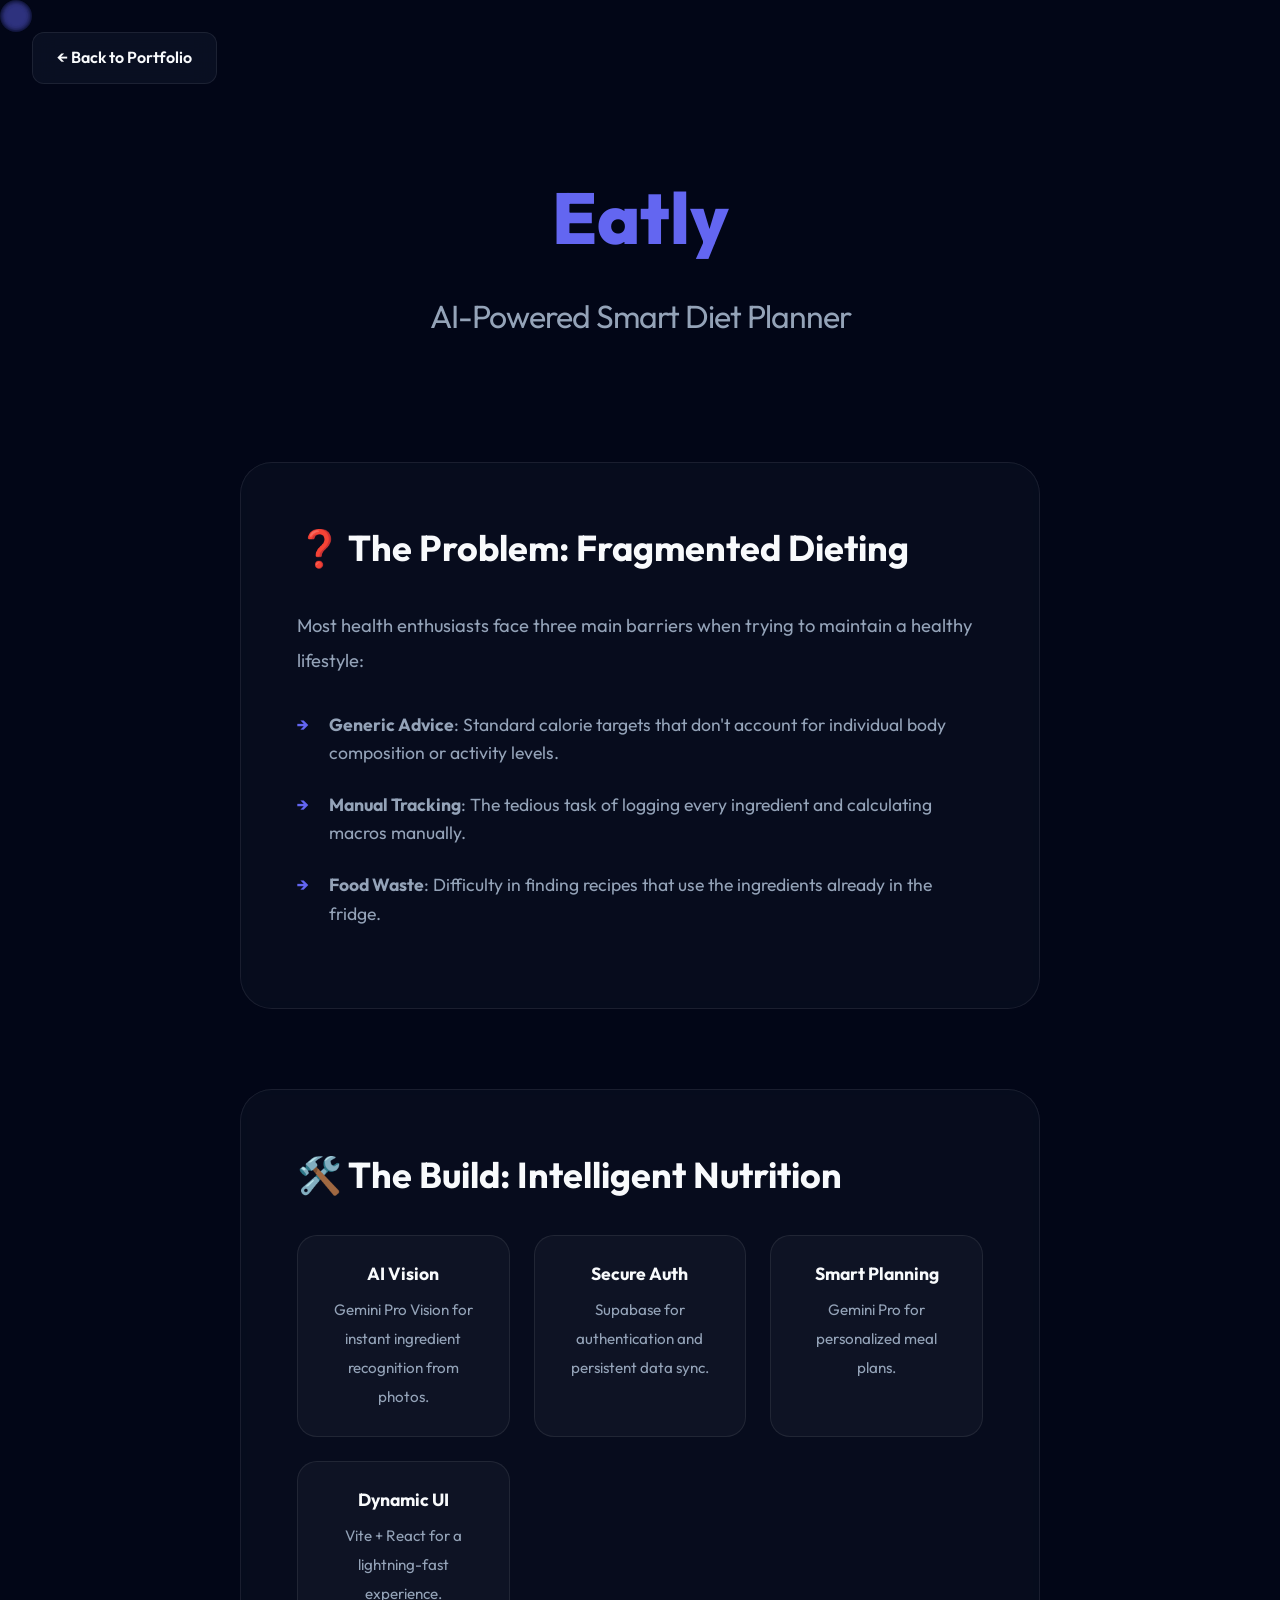
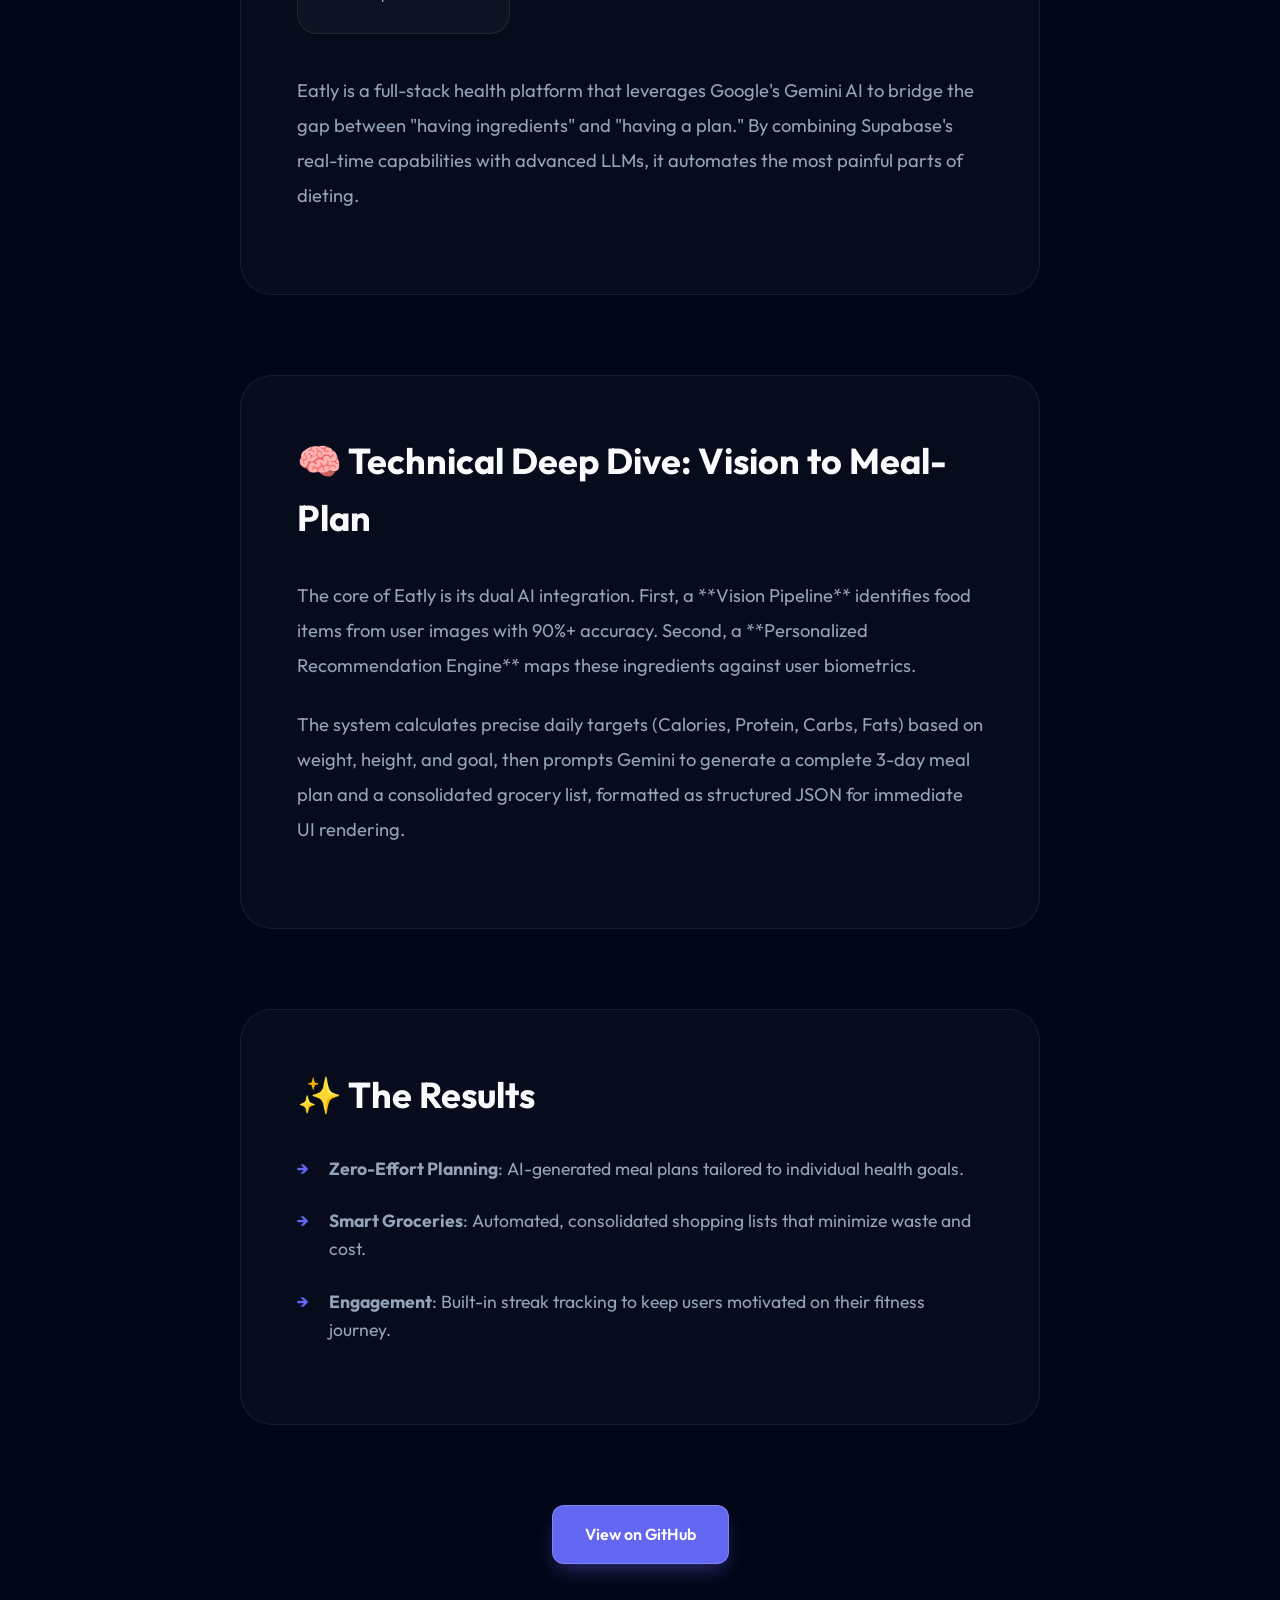
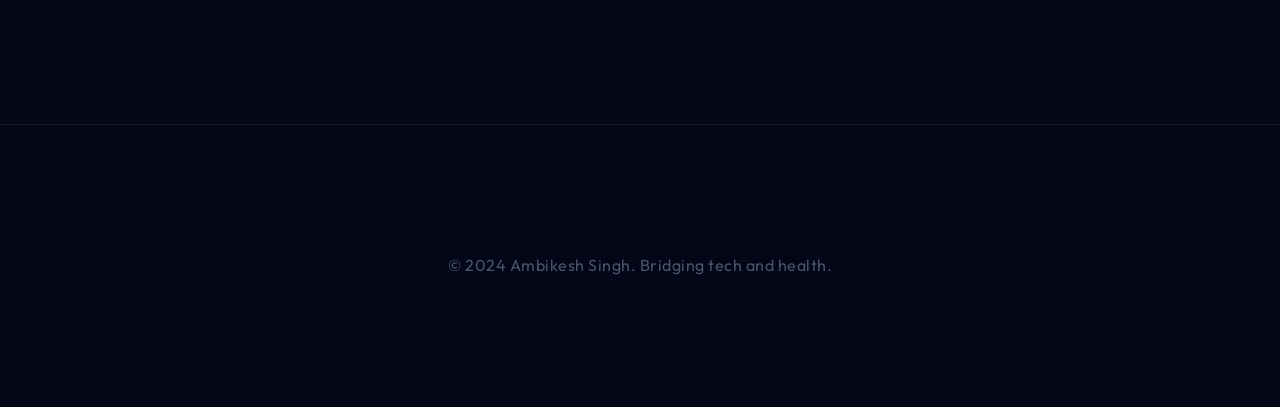
<file: eatly-case-study.html>
<!DOCTYPE html>
<html lang="en">

<head>
    <meta charset="UTF-8">
    <meta name="viewport" content="width=device-width, initial-scale=1.0">
    <title>Eatly Case Study | Ambikesh Singh</title>
    <meta name="description" content="Technical case study of Eatly: An AI-powered smart diet planner.">

    <link rel="stylesheet" href="styles.css">
    <link rel="preconnect" href="https://fonts.googleapis.com">
    <link rel="preconnect" href="https://fonts.gstatic.com" crossorigin>
    <link href="https://fonts.googleapis.com/css2?family=Outfit:wght@300;400;500;600;700&display=swap" rel="stylesheet">

    <style>
        .case-study-hero { padding-top: 10rem; padding-bottom: 5rem; text-align: center; }
        .case-study-content { max-width: 800px; margin: 0 auto; padding-bottom: 10rem; }
        .cs-section { margin-bottom: 5rem; background: var(--bg-surface); border: 1px solid var(--glass-border); border-radius: 32px; padding: 3.5rem; backdrop-filter: blur(10px); -webkit-backdrop-filter: blur(10px); }
        .cs-section h2 { font-size: 2.25rem; margin-bottom: 2rem; color: #f8fafc; }
        .cs-section p { font-size: 1.15rem; color: var(--text-relaxed); line-height: 1.9; margin-bottom: 1.5rem; }
        .cs-list { list-style: none; margin-top: 2rem; }
        .cs-list li { position: relative; padding-left: 2rem; margin-bottom: 1.5rem; color: var(--text-relaxed); font-size: 1.1rem; }
        .cs-list li::before { content: '→'; position: absolute; left: 0; color: var(--accent-primary); font-weight: bold; }
        .back-btn { position: fixed; top: 2rem; left: 2rem; z-index: 1001; padding: 0.75rem 1.5rem; background: rgba(15, 23, 42, 0.6); backdrop-filter: blur(12px); border: 1px solid var(--glass-border); border-radius: 12px; color: var(--text-vibrant); text-decoration: none; font-weight: 600; transition: all 0.3s var(--transition-spring); display: flex; align-items: center; gap: 0.5rem; }
        .back-btn:hover { transform: translateX(-5px); border-color: var(--accent-primary); background: rgba(99, 102, 241, 0.1); }
        .tech-grid { display: grid; grid-template-columns: repeat(auto-fit, minmax(200px, 1fr)); gap: 1.5rem; margin-top: 2rem; }
        .tech-item { padding: 1.5rem; background: rgba(255, 255, 255, 0.03); border: 1px solid var(--glass-border); border-radius: 20px; text-align: center; }
        .tech-item h5 { color: var(--text-vibrant); font-size: 1.1rem; margin-bottom: 0.5rem; }
        .tech-item p { font-size: 0.95rem !important; margin-bottom: 0 !important; }
        @media (max-width: 768px) { .cs-section { padding: 2rem; } .case-study-hero h1 { font-size: 3rem; } }
    </style>
</head>

<body>
    <div class="bg-orb orb-1"></div>
    <div class="bg-orb orb-2"></div>
    <a href="index.html" class="back-btn">← Back to Portfolio</a>

    <main class="container">
        <header class="case-study-hero">
            <h1 class="highlight" style="font-size: 4.5rem; margin-bottom: 1rem;">Eatly</h1>
            <p class="subtitle">AI-Powered Smart Diet Planner</p>
        </header>

        <div class="case-study-content">
            <section class="cs-section">
                <h2>❓ The Problem: Fragmented Dieting</h2>
                <p>Most health enthusiasts face three main barriers when trying to maintain a healthy lifestyle:</p>
                <ul class="cs-list">
                    <li><strong>Generic Advice</strong>: Standard calorie targets that don't account for individual body composition or activity levels.</li>
                    <li><strong>Manual Tracking</strong>: The tedious task of logging every ingredient and calculating macros manually.</li>
                    <li><strong>Food Waste</strong>: Difficulty in finding recipes that use the ingredients already in the fridge.</li>
                </ul>
            </section>

            <section class="cs-section">
                <h2>🛠️ The Build: Intelligent Nutrition</h2>
                <div class="tech-grid">
                    <div class="tech-item"><h5>AI Vision</h5><p>Gemini Pro Vision for instant ingredient recognition from photos.</p></div>
                    <div class="tech-item"><h5>Secure Auth</h5><p>Supabase for authentication and persistent data sync.</p></div>
                    <div class="tech-item"><h5>Smart Planning</h5><p>Gemini Pro for personalized meal plans.</p></div>
                    <div class="tech-item"><h5>Dynamic UI</h5><p>Vite + React for a lightning-fast experience.</p></div>
                </div>
                <p style="margin-top: 2.5rem;">Eatly is a full-stack health platform that leverages Google's Gemini AI to bridge the gap between "having ingredients" and "having a plan." By combining Supabase's real-time capabilities with advanced LLMs, it automates the most painful parts of dieting.</p>
            </section>

            <section class="cs-section">
                <h2>🧠 Technical Deep Dive: Vision to Meal-Plan</h2>
                <p>The core of Eatly is its dual AI integration. First, a **Vision Pipeline** identifies food items from user images with 90%+ accuracy. Second, a **Personalized Recommendation Engine** maps these ingredients against user biometrics.</p>
                <p>The system calculates precise daily targets (Calories, Protein, Carbs, Fats) based on weight, height, and goal, then prompts Gemini to generate a complete 3-day meal plan and a consolidated grocery list, formatted as structured JSON for immediate UI rendering.</p>
            </section>

            <section class="cs-section">
                <h2>✨ The Results</h2>
                <ul class="cs-list">
                    <li><strong>Zero-Effort Planning</strong>: AI-generated meal plans tailored to individual health goals.</li>
                    <li><strong>Smart Groceries</strong>: Automated, consolidated shopping lists that minimize waste and cost.</li>
                    <li><strong>Engagement</strong>: Built-in streak tracking to keep users motivated on their fitness journey.</li>
                </ul>
            </section>

            <section style="text-align: center; margin-top: 5rem;">
                <a href="https://github.com/ambikeshsingh2004/Eatly" target="_blank" class="btn btn-primary">View on GitHub</a>
            </section>
        </div>
    </main>

    <footer class="footer">
        <div class="container footer-content"><p>© 2024 Ambikesh Singh. Bridging tech and health.</p></div>
    </footer>
    <script src="script.js"></script>
</body>
</html>
</file>
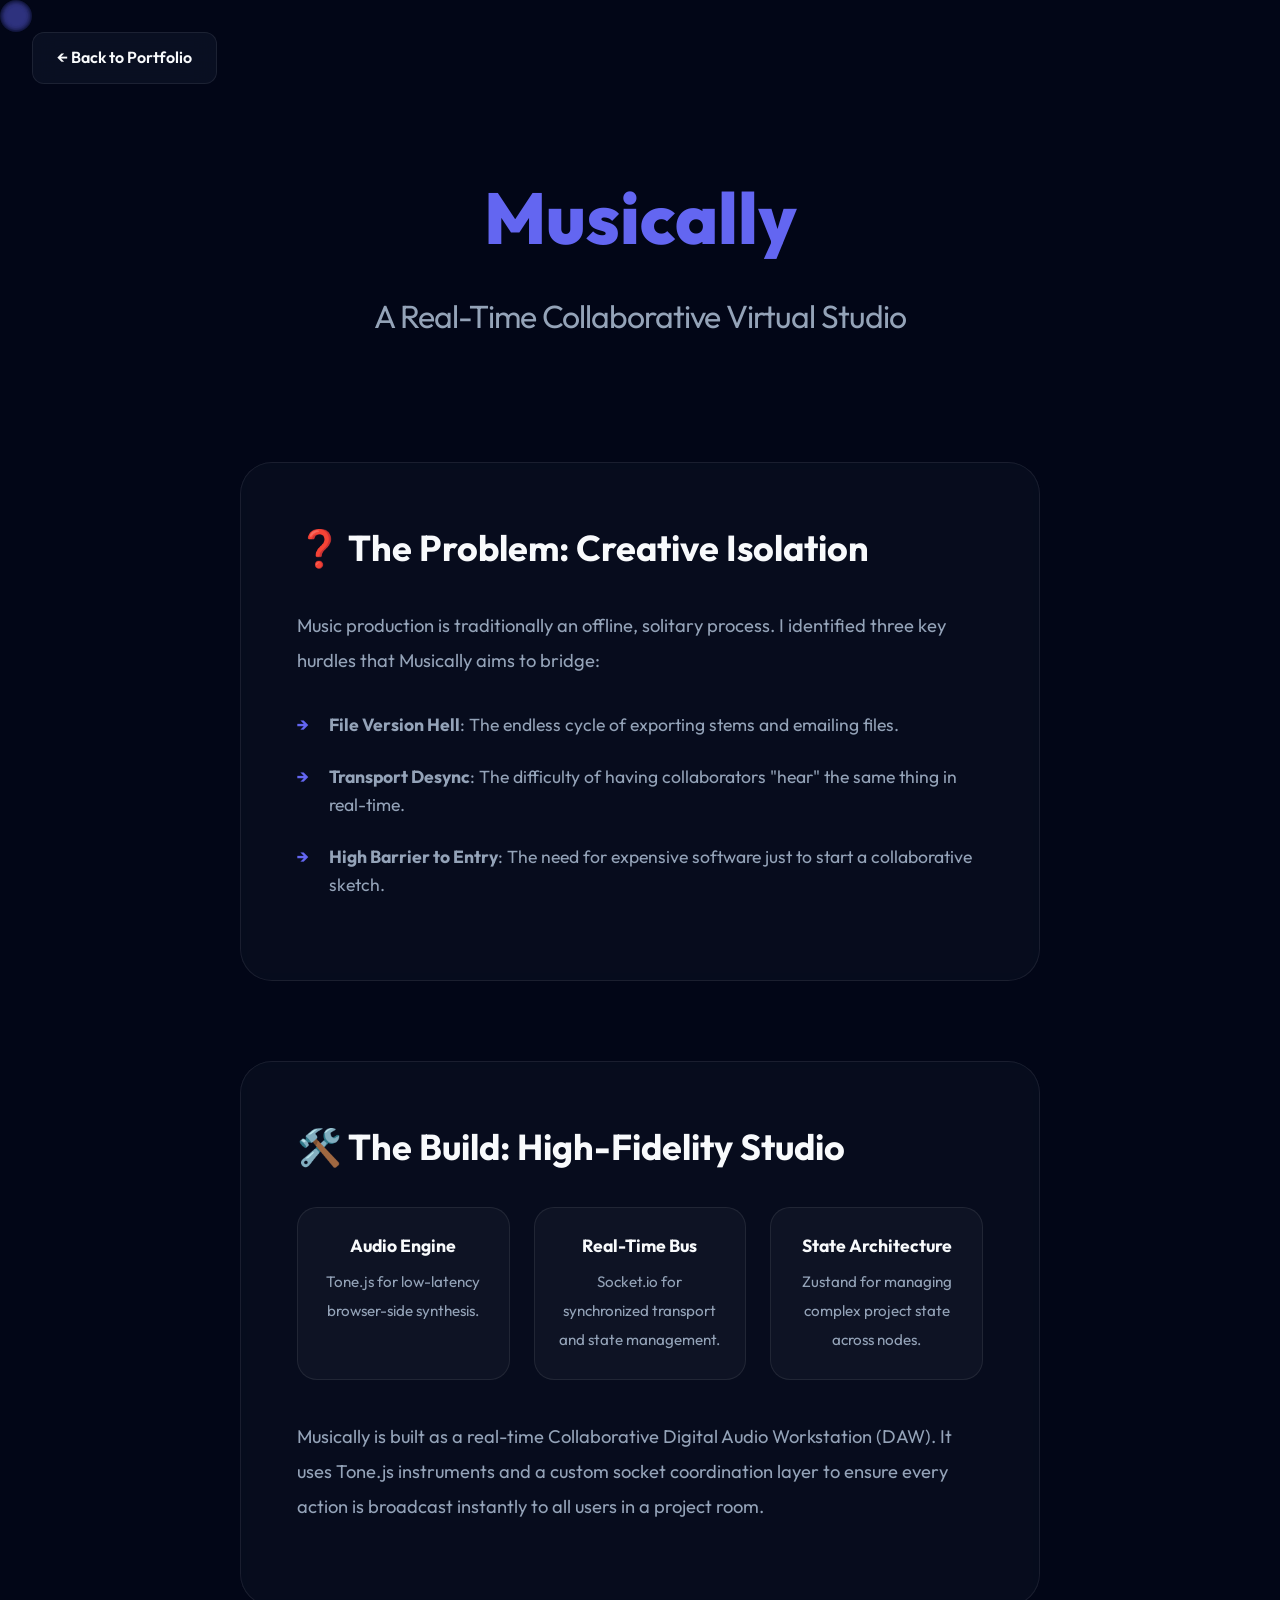
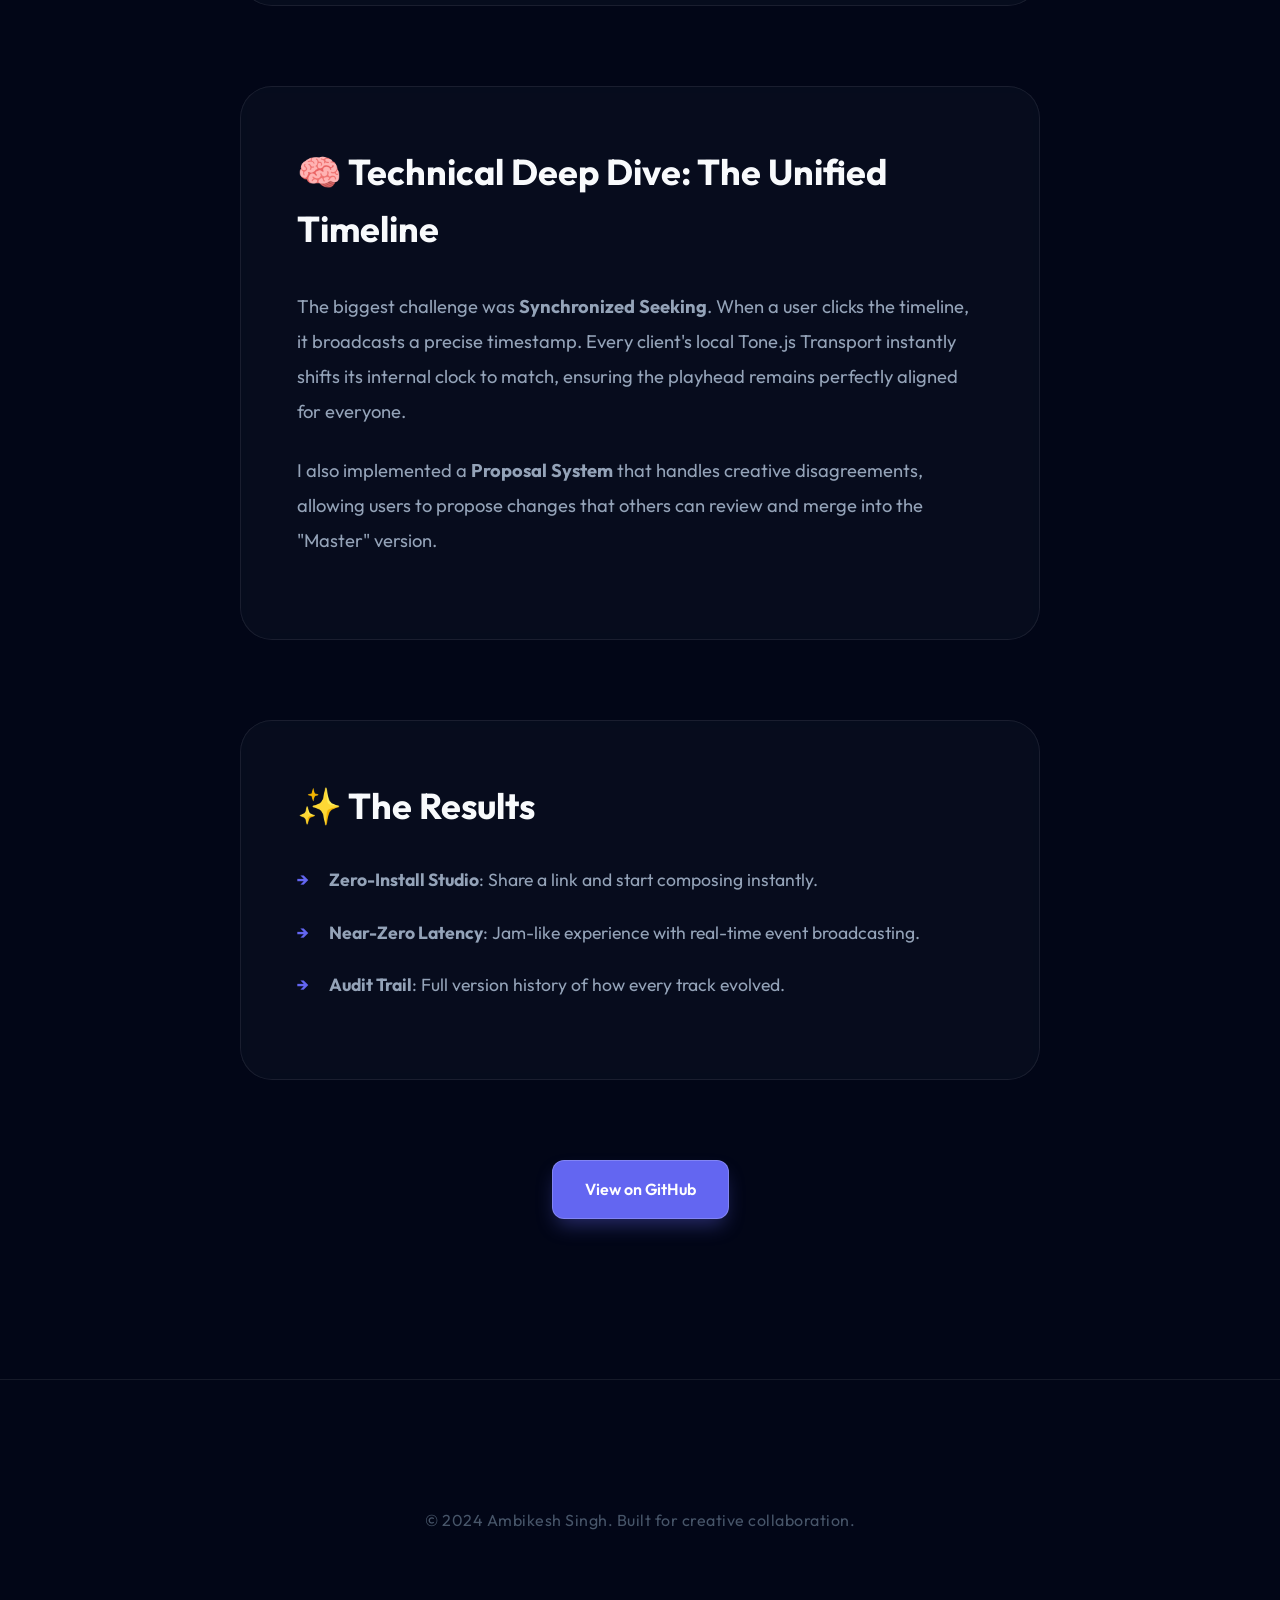
<file: musically-case-study.html>
<!DOCTYPE html>
<html lang="en">

<head>
    <meta charset="UTF-8">
    <meta name="viewport" content="width=device-width, initial-scale=1.0">
    <title>Musically Case Study | Ambikesh Singh</title>
    <meta name="description" content="Technical case study of Musically: A collaborative virtual music studio.">

    <link rel="stylesheet" href="styles.css">
    <link rel="preconnect" href="https://fonts.googleapis.com">
    <link rel="preconnect" href="https://fonts.gstatic.com" crossorigin>
    <link href="https://fonts.googleapis.com/css2?family=Outfit:wght@300;400;500;600;700&display=swap" rel="stylesheet">

    <style>
        .case-study-hero { padding-top: 10rem; padding-bottom: 5rem; text-align: center; }
        .case-study-content { max-width: 800px; margin: 0 auto; padding-bottom: 10rem; }
        .cs-section { margin-bottom: 5rem; background: var(--bg-surface); border: 1px solid var(--glass-border); border-radius: 32px; padding: 3.5rem; backdrop-filter: blur(10px); -webkit-backdrop-filter: blur(10px); }
        .cs-section h2 { font-size: 2.25rem; margin-bottom: 2rem; color: #f8fafc; }
        .cs-section p { font-size: 1.15rem; color: var(--text-relaxed); line-height: 1.9; margin-bottom: 1.5rem; }
        .cs-list { list-style: none; margin-top: 2rem; }
        .cs-list li { position: relative; padding-left: 2rem; margin-bottom: 1.5rem; color: var(--text-relaxed); font-size: 1.1rem; }
        .cs-list li::before { content: '→'; position: absolute; left: 0; color: var(--accent-primary); font-weight: bold; }
        .back-btn { position: fixed; top: 2rem; left: 2rem; z-index: 1001; padding: 0.75rem 1.5rem; background: rgba(15, 23, 42, 0.6); backdrop-filter: blur(12px); border: 1px solid var(--glass-border); border-radius: 12px; color: var(--text-vibrant); text-decoration: none; font-weight: 600; transition: all 0.3s var(--transition-spring); display: flex; align-items: center; gap: 0.5rem; }
        .back-btn:hover { transform: translateX(-5px); border-color: var(--accent-primary); background: rgba(99, 102, 241, 0.1); }
        .tech-grid { display: grid; grid-template-columns: repeat(auto-fit, minmax(200px, 1fr)); gap: 1.5rem; margin-top: 2rem; }
        .tech-item { padding: 1.5rem; background: rgba(255, 255, 255, 0.03); border: 1px solid var(--glass-border); border-radius: 20px; text-align: center; }
        .tech-item h5 { color: var(--text-vibrant); font-size: 1.1rem; margin-bottom: 0.5rem; }
        .tech-item p { font-size: 0.95rem !important; margin-bottom: 0 !important; }
        @media (max-width: 768px) { .cs-section { padding: 2rem; } .case-study-hero h1 { font-size: 3rem; } }
    </style>
</head>

<body>
    <div class="bg-orb orb-1"></div>
    <div class="bg-orb orb-2"></div>
    <a href="index.html" class="back-btn">← Back to Portfolio</a>

    <main class="container">
        <header class="case-study-hero">
            <h1 class="highlight" style="font-size: 4.5rem; margin-bottom: 1rem;">Musically</h1>
            <p class="subtitle">A Real-Time Collaborative Virtual Studio</p>
        </header>

        <div class="case-study-content">
            <section class="cs-section">
                <h2>❓ The Problem: Creative Isolation</h2>
                <p>Music production is traditionally an offline, solitary process. I identified three key hurdles that Musically aims to bridge:</p>
                <ul class="cs-list">
                    <li><strong>File Version Hell</strong>: The endless cycle of exporting stems and emailing files.</li>
                    <li><strong>Transport Desync</strong>: The difficulty of having collaborators "hear" the same thing in real-time.</li>
                    <li><strong>High Barrier to Entry</strong>: The need for expensive software just to start a collaborative sketch.</li>
                </ul>
            </section>

            <section class="cs-section">
                <h2>🛠️ The Build: High-Fidelity Studio</h2>
                <div class="tech-grid">
                    <div class="tech-item"><h5>Audio Engine</h5><p>Tone.js for low-latency browser-side synthesis.</p></div>
                    <div class="tech-item"><h5>Real-Time Bus</h5><p>Socket.io for synchronized transport and state management.</p></div>
                    <div class="tech-item"><h5>State Architecture</h5><p>Zustand for managing complex project state across nodes.</p></div>
                </div>
                <p style="margin-top: 2.5rem;">Musically is built as a real-time Collaborative Digital Audio Workstation (DAW). It uses Tone.js instruments and a custom socket coordination layer to ensure every action is broadcast instantly to all users in a project room.</p>
            </section>

            <section class="cs-section">
                <h2>🧠 Technical Deep Dive: The Unified Timeline</h2>
                <p>The biggest challenge was <strong>Synchronized Seeking</strong>. When a user clicks the timeline, it broadcasts a precise timestamp. Every client's local Tone.js Transport instantly shifts its internal clock to match, ensuring the playhead remains perfectly aligned for everyone.</p>
                <p>I also implemented a <strong>Proposal System</strong> that handles creative disagreements, allowing users to propose changes that others can review and merge into the "Master" version.</p>
            </section>

            <section class="cs-section">
                <h2>✨ The Results</h2>
                <ul class="cs-list">
                    <li><strong>Zero-Install Studio</strong>: Share a link and start composing instantly.</li>
                    <li><strong>Near-Zero Latency</strong>: Jam-like experience with real-time event broadcasting.</li>
                    <li><strong>Audit Trail</strong>: Full version history of how every track evolved.</li>
                </ul>
            </section>

            <section style="text-align: center; margin-top: 5rem;">
                <a href="https://github.com/ambikeshsingh2004/Music" target="_blank" class="btn btn-primary">View on GitHub</a>
            </section>
        </div>
    </main>

    <footer class="footer">
        <div class="container footer-content"><p>© 2024 Ambikesh Singh. Built for creative collaboration.</p></div>
    </footer>
    <script src="script.js"></script>
</body>
</html>
</file>
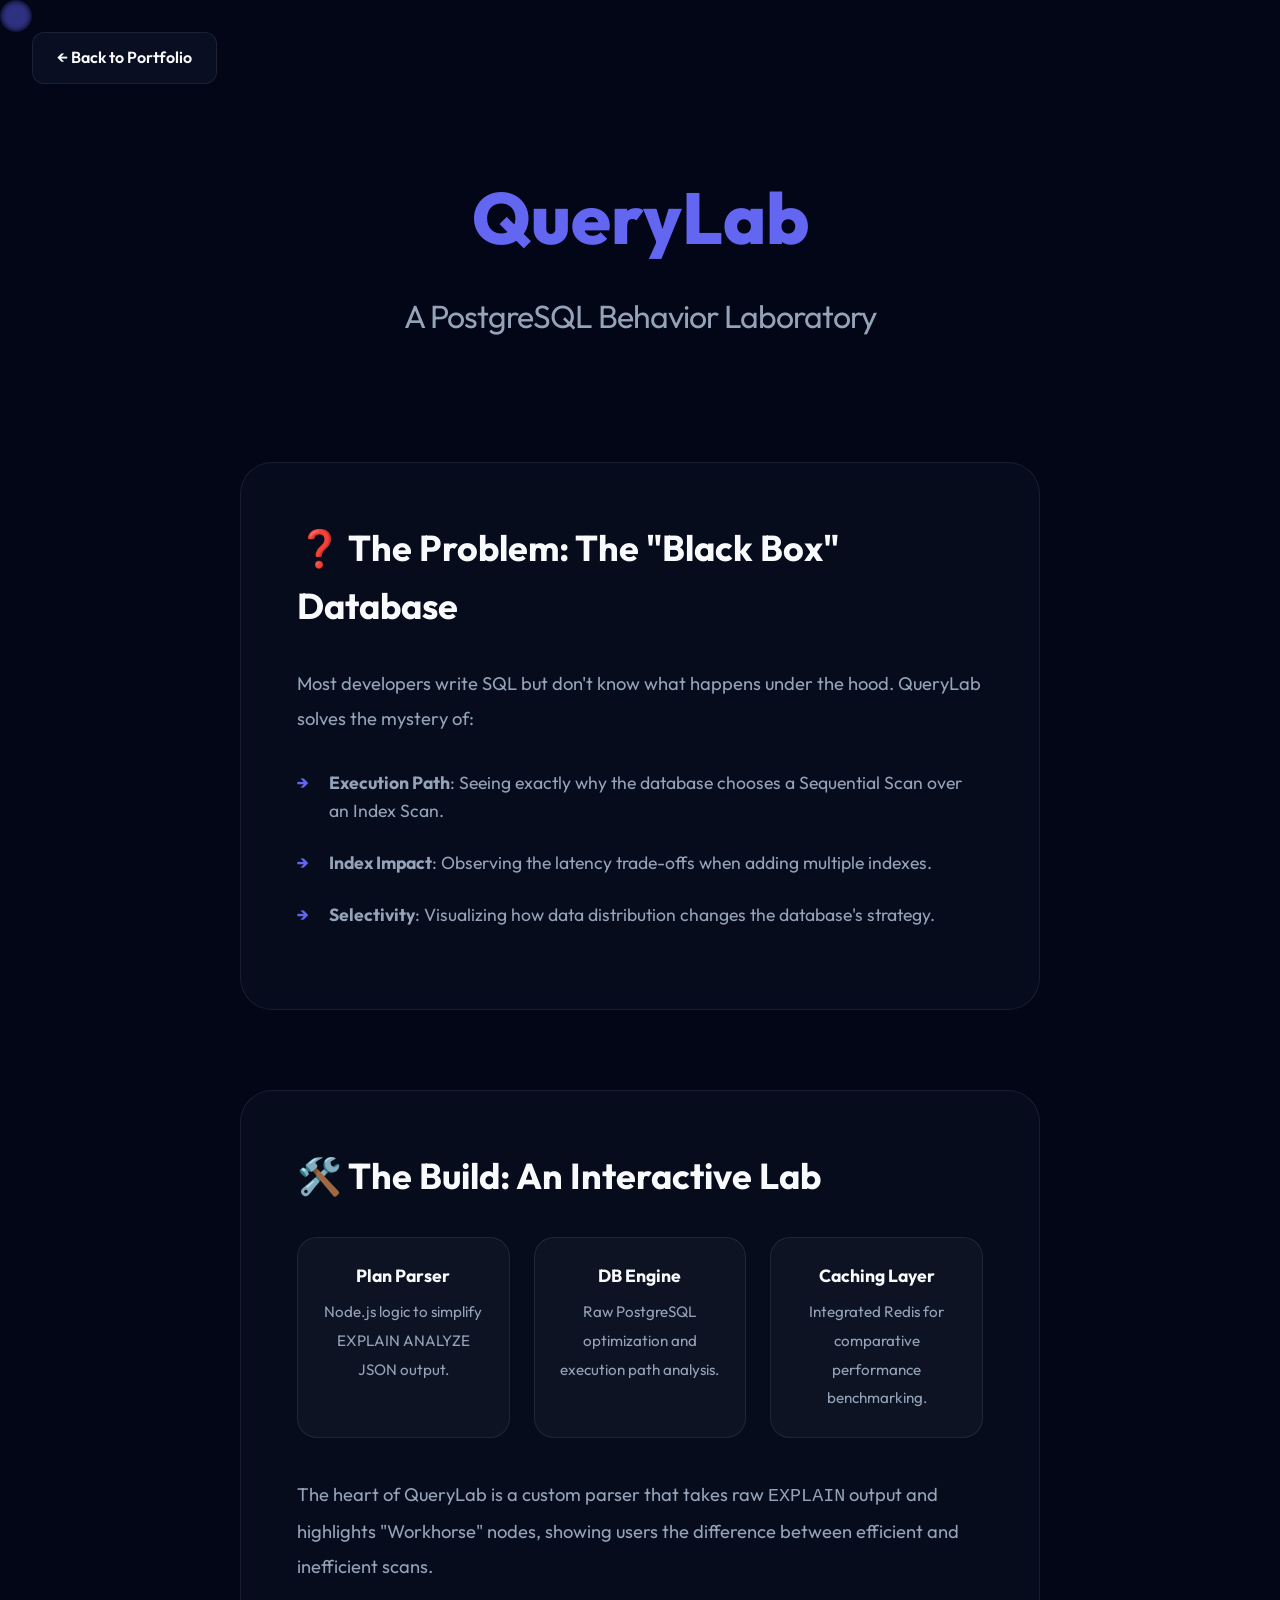
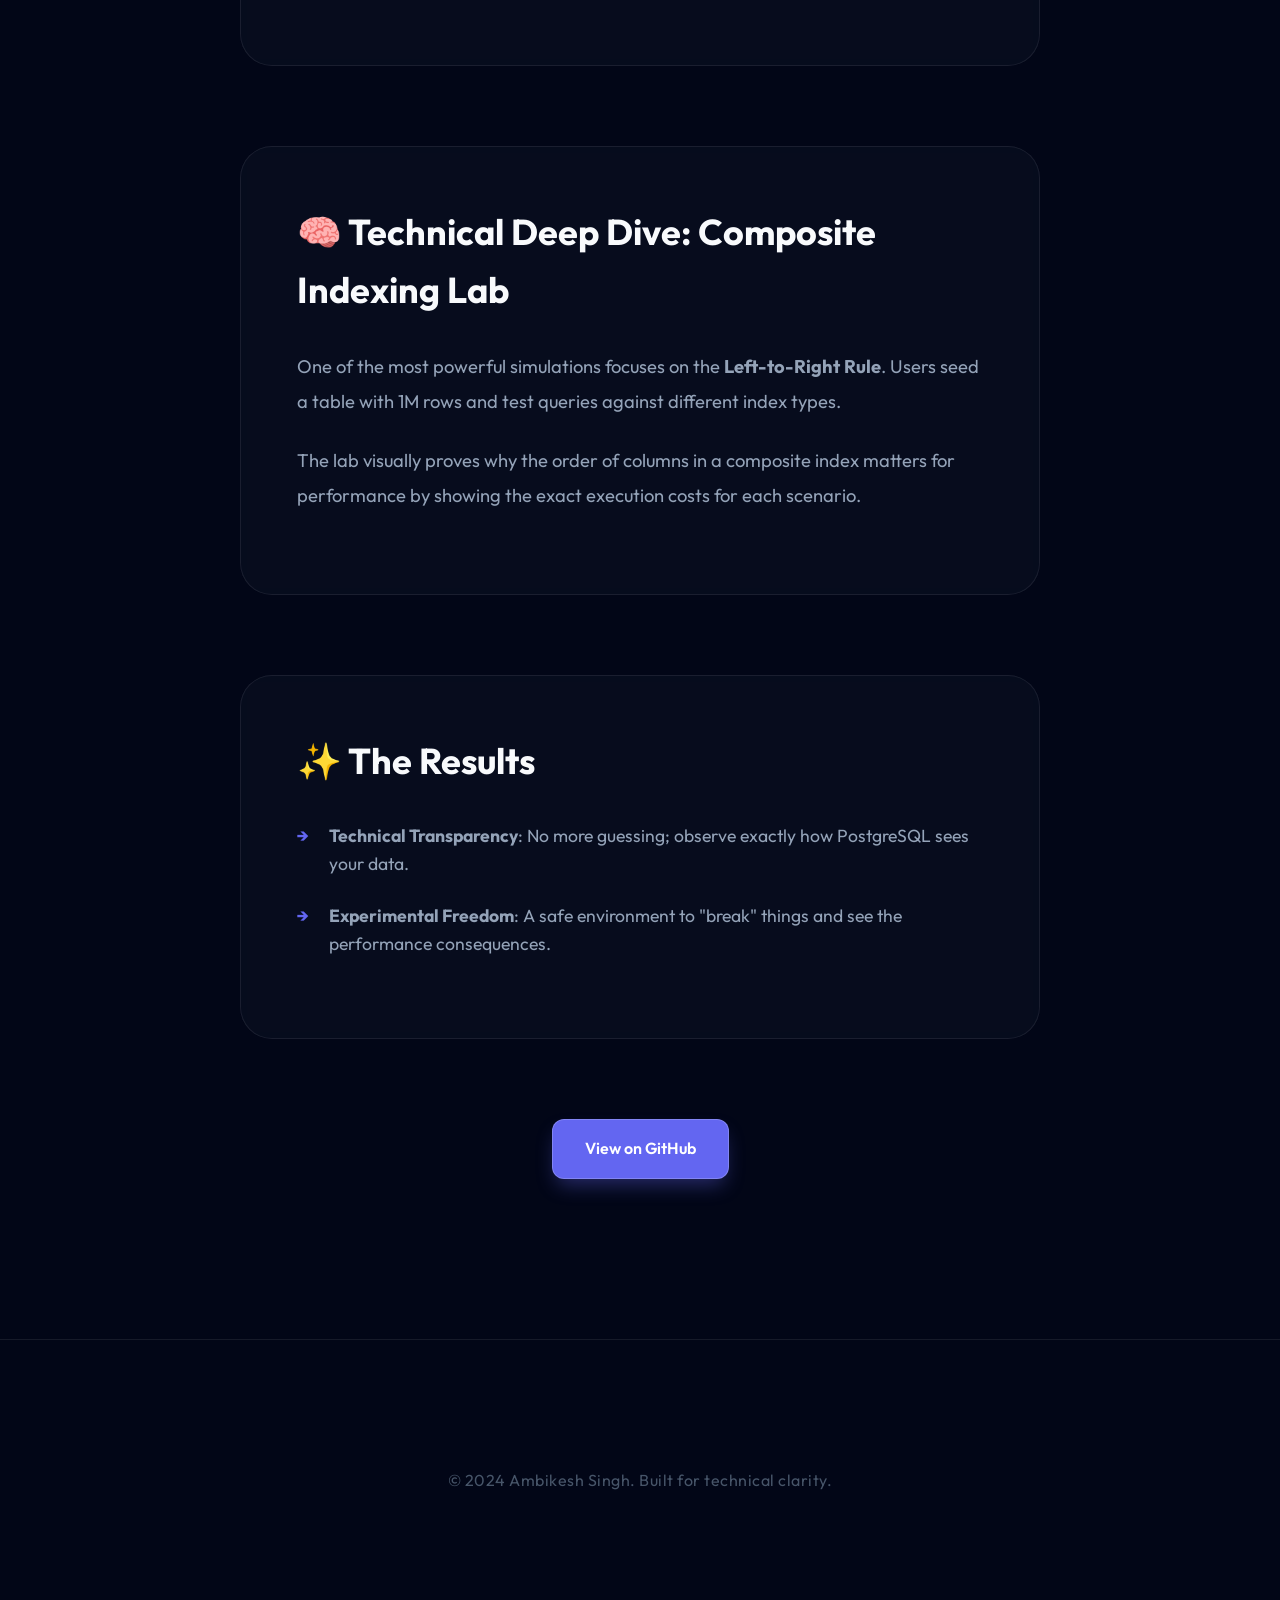
<file: querylab-case-study.html>
<!DOCTYPE html>
<html lang="en">

<head>
    <meta charset="UTF-8">
    <meta name="viewport" content="width=device-width, initial-scale=1.0">
    <title>QueryLab Case Study | Ambikesh Singh</title>
    <meta name="description" content="Technical case study of QueryLab: A laboratory for observing PostgreSQL behavior.">

    <link rel="stylesheet" href="styles.css">
    <link rel="preconnect" href="https://fonts.googleapis.com">
    <link rel="preconnect" href="https://fonts.gstatic.com" crossorigin>
    <link href="https://fonts.googleapis.com/css2?family=Outfit:wght@300;400;500;600;700&display=swap" rel="stylesheet">

    <style>
        .case-study-hero { padding-top: 10rem; padding-bottom: 5rem; text-align: center; }
        .case-study-content { max-width: 800px; margin: 0 auto; padding-bottom: 10rem; }
        .cs-section { margin-bottom: 5rem; background: var(--bg-surface); border: 1px solid var(--glass-border); border-radius: 32px; padding: 3.5rem; backdrop-filter: blur(10px); -webkit-backdrop-filter: blur(10px); }
        .cs-section h2 { font-size: 2.25rem; margin-bottom: 2rem; color: #f8fafc; }
        .cs-section p { font-size: 1.15rem; color: var(--text-relaxed); line-height: 1.9; margin-bottom: 1.5rem; }
        .cs-list { list-style: none; margin-top: 2rem; }
        .cs-list li { position: relative; padding-left: 2rem; margin-bottom: 1.5rem; color: var(--text-relaxed); font-size: 1.1rem; }
        .cs-list li::before { content: '→'; position: absolute; left: 0; color: var(--accent-primary); font-weight: bold; }
        .back-btn { position: fixed; top: 2rem; left: 2rem; z-index: 1001; padding: 0.75rem 1.5rem; background: rgba(15, 23, 42, 0.6); backdrop-filter: blur(12px); border: 1px solid var(--glass-border); border-radius: 12px; color: var(--text-vibrant); text-decoration: none; font-weight: 600; transition: all 0.3s var(--transition-spring); display: flex; align-items: center; gap: 0.5rem; }
        .back-btn:hover { transform: translateX(-5px); border-color: var(--accent-primary); background: rgba(99, 102, 241, 0.1); }
        .tech-grid { display: grid; grid-template-columns: repeat(auto-fit, minmax(200px, 1fr)); gap: 1.5rem; margin-top: 2rem; }
        .tech-item { padding: 1.5rem; background: rgba(255, 255, 255, 0.03); border: 1px solid var(--glass-border); border-radius: 20px; text-align: center; }
        .tech-item h5 { color: var(--text-vibrant); font-size: 1.1rem; margin-bottom: 0.5rem; }
        .tech-item p { font-size: 0.95rem !important; margin-bottom: 0 !important; }
        @media (max-width: 768px) { .cs-section { padding: 2rem; } .case-study-hero h1 { font-size: 3rem; } }
    </style>
</head>

<body>
    <div class="bg-orb orb-1"></div>
    <div class="bg-orb orb-2"></div>
    <a href="index.html" class="back-btn">← Back to Portfolio</a>

    <main class="container">
        <header class="case-study-hero">
            <h1 class="highlight" style="font-size: 4.5rem; margin-bottom: 1rem;">QueryLab</h1>
            <p class="subtitle">A PostgreSQL Behavior Laboratory</p>
        </header>

        <div class="case-study-content">
            <section class="cs-section">
                <h2>❓ The Problem: The "Black Box" Database</h2>
                <p>Most developers write SQL but don't know what happens under the hood. QueryLab solves the mystery of:</p>
                <ul class="cs-list">
                    <li><strong>Execution Path</strong>: Seeing exactly why the database chooses a Sequential Scan over an Index Scan.</li>
                    <li><strong>Index Impact</strong>: Observing the latency trade-offs when adding multiple indexes.</li>
                    <li><strong>Selectivity</strong>: Visualizing how data distribution changes the database's strategy.</li>
                </ul>
            </section>

            <section class="cs-section">
                <h2>🛠️ The Build: An Interactive Lab</h2>
                <div class="tech-grid">
                    <div class="tech-item"><h5>Plan Parser</h5><p>Node.js logic to simplify EXPLAIN ANALYZE JSON output.</p></div>
                    <div class="tech-item"><h5>DB Engine</h5><p>Raw PostgreSQL optimization and execution path analysis.</p></div>
                    <div class="tech-item"><h5>Caching Layer</h5><p>Integrated Redis for comparative performance benchmarking.</p></div>
                </div>
                <p style="margin-top: 2.5rem;">The heart of QueryLab is a custom parser that takes raw <code>EXPLAIN</code> output and highlights "Workhorse" nodes, showing users the difference between efficient and inefficient scans.</p>
            </section>

            <section class="cs-section">
                <h2>🧠 Technical Deep Dive: Composite Indexing Lab</h2>
                <p>One of the most powerful simulations focuses on the <strong>Left-to-Right Rule</strong>. Users seed a table with 1M rows and test queries against different index types.</p>
                <p>The lab visually proves why the order of columns in a composite index matters for performance by showing the exact execution costs for each scenario.</p>
            </section>

            <section class="cs-section">
                <h2>✨ The Results</h2>
                <ul class="cs-list">
                    <li><strong>Technical Transparency</strong>: No more guessing; observe exactly how PostgreSQL sees your data.</li>
                    <li><strong>Experimental Freedom</strong>: A safe environment to "break" things and see the performance consequences.</li>
                </ul>
            </section>

            <section style="text-align: center; margin-top: 5rem;">
                <!-- Link points to the Observer repository as it contains the code -->
                <a href="https://github.com/ambikeshsingh2004/Observer" target="_blank" class="btn btn-primary">View on GitHub</a>
            </section>
        </div>
    </main>

    <footer class="footer">
        <div class="container footer-content"><p>© 2024 Ambikesh Singh. Built for technical clarity.</p></div>
    </footer>
    <script src="script.js"></script>
</body>
</html>
</file>
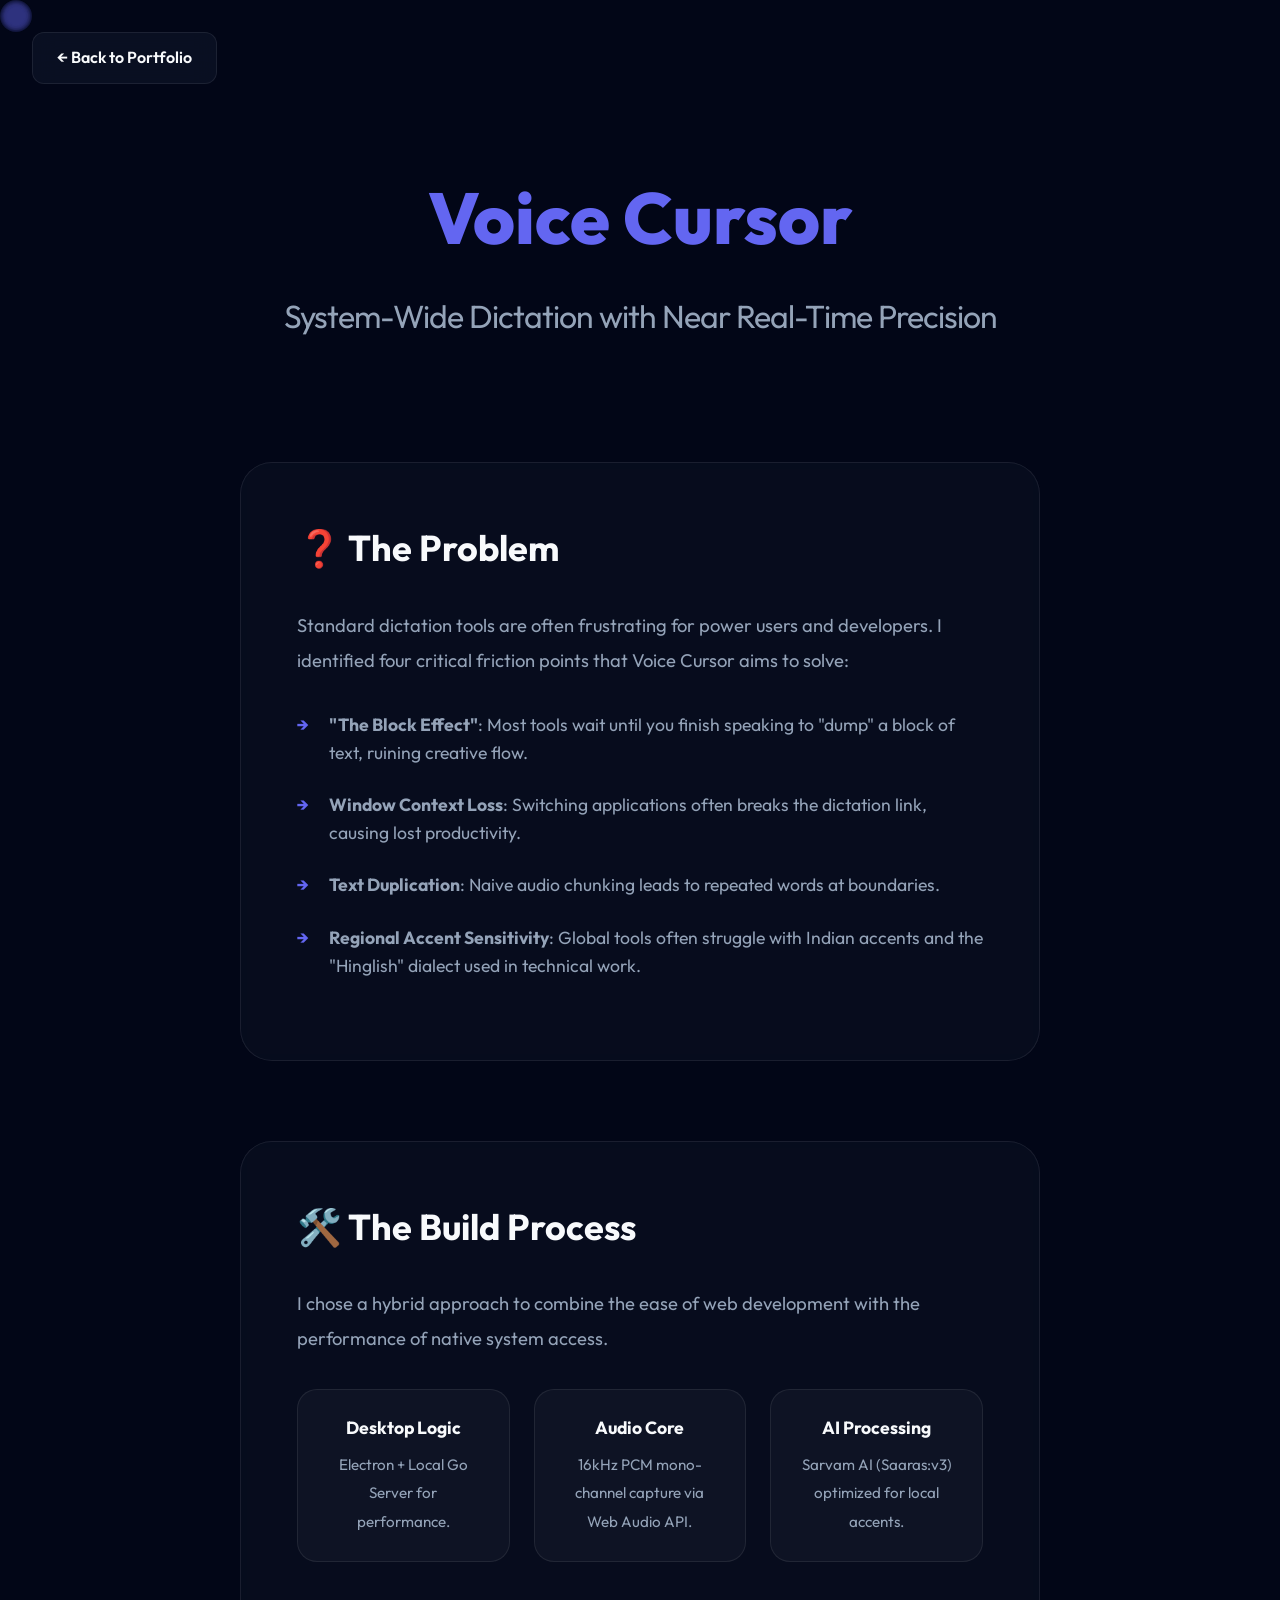
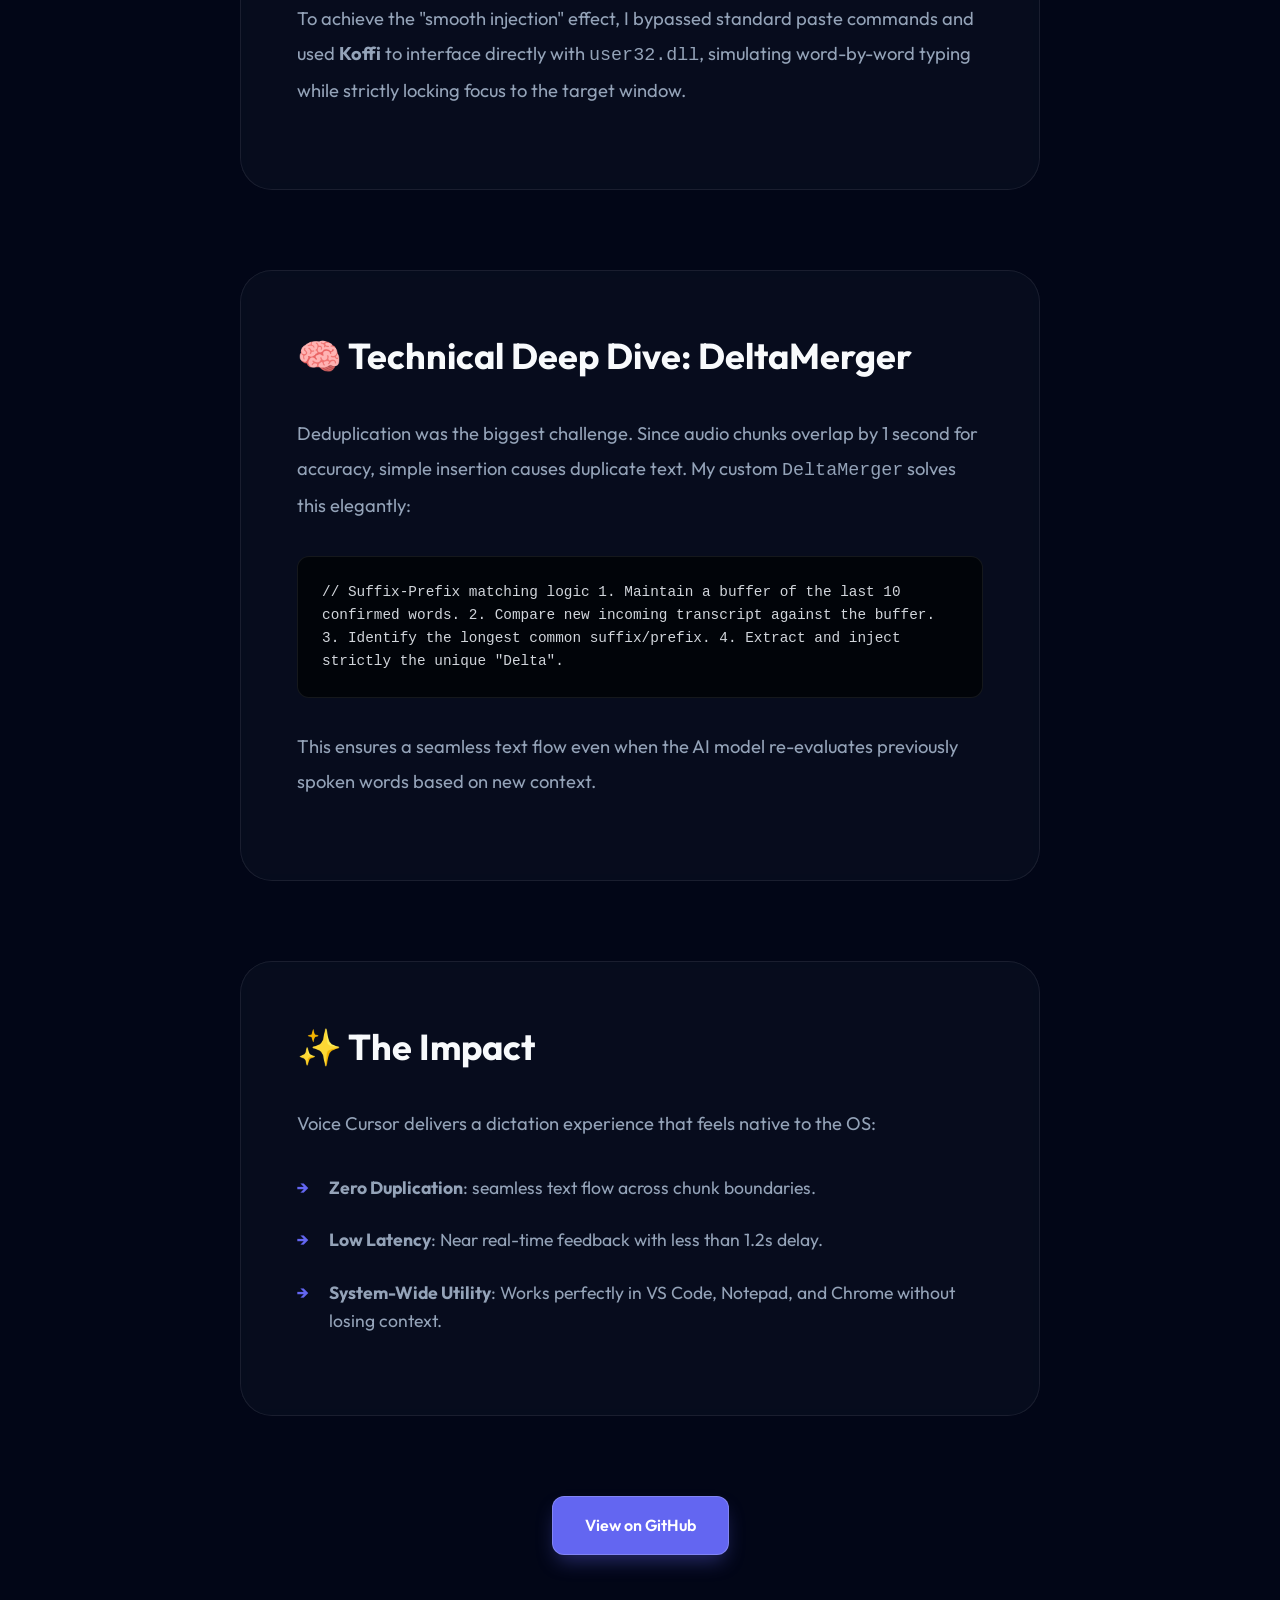
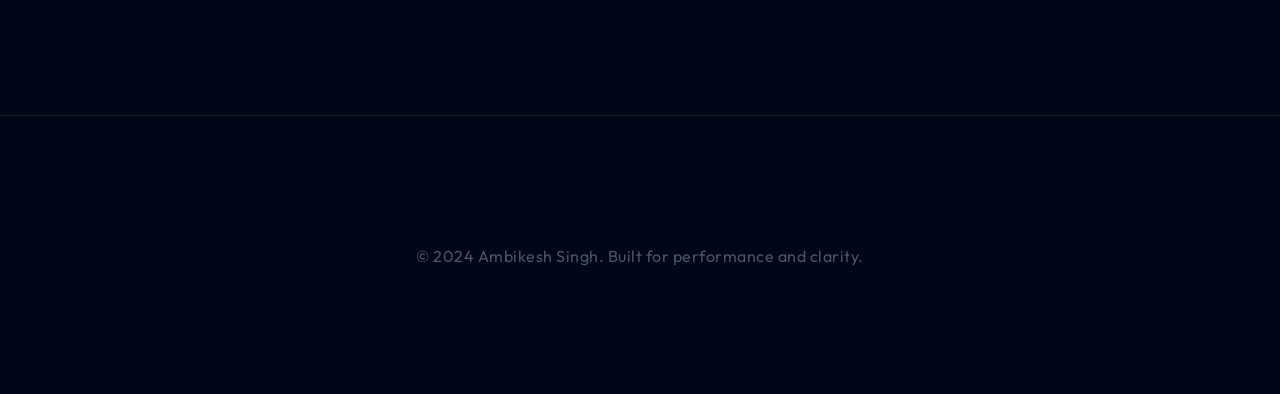
<file: voice-cursor-case-study.html>
<!DOCTYPE html>
<html lang="en">

<head>
    <meta charset="UTF-8">
    <meta name="viewport" content="width=device-width, initial-scale=1.0">
    <title>Voice Cursor Case Study | Ambikesh Singh</title>
    <meta name="description" content="Technical case study of Voice Cursor: A high-performance voice-to-text dictation tool.">

    <link rel="stylesheet" href="styles.css">
    <link rel="preconnect" href="https://fonts.googleapis.com">
    <link rel="preconnect" href="https://fonts.gstatic.com" crossorigin>
    <link href="https://fonts.googleapis.com/css2?family=Outfit:wght@300;400;500;600;700&display=swap" rel="stylesheet">

    <style>
        .case-study-hero {
            padding-top: 10rem;
            padding-bottom: 5rem;
            text-align: center;
        }

        .case-study-content {
            max-width: 800px;
            margin: 0 auto;
            padding-bottom: 10rem;
        }

        .cs-section {
            margin-bottom: 5rem;
            background: var(--bg-surface);
            border: 1px solid var(--glass-border);
            border-radius: 32px;
            padding: 3.5rem;
            backdrop-filter: blur(10px);
            -webkit-backdrop-filter: blur(10px);
        }

        .cs-section h2 {
            font-size: 2.25rem;
            margin-bottom: 2rem;
            color: #f8fafc;
        }

        .cs-section p {
            font-size: 1.15rem;
            color: var(--text-relaxed);
            line-height: 1.9;
            margin-bottom: 1.5rem;
        }

        .cs-list {
            list-style: none;
            margin-top: 2rem;
        }

        .cs-list li {
            position: relative;
            padding-left: 2rem;
            margin-bottom: 1.5rem;
            color: var(--text-relaxed);
            font-size: 1.1rem;
        }

        .cs-list li::before {
            content: '→';
            position: absolute;
            left: 0;
            color: var(--accent-primary);
            font-weight: bold;
        }

        .back-btn {
            position: fixed;
            top: 2rem;
            left: 2rem;
            z-index: 1001;
            padding: 0.75rem 1.5rem;
            background: rgba(15, 23, 42, 0.6);
            backdrop-filter: blur(12px);
            border: 1px solid var(--glass-border);
            border-radius: 12px;
            color: var(--text-vibrant);
            text-decoration: none;
            font-weight: 600;
            transition: all 0.3s var(--transition-spring);
            display: flex;
            align-items: center;
            gap: 0.5rem;
        }

        .back-btn:hover {
            transform: translateX(-5px);
            border-color: var(--accent-primary);
            background: rgba(99, 102, 241, 0.1);
        }

        .tech-grid {
            display: grid;
            grid-template-columns: repeat(auto-fit, minmax(200px, 1fr));
            gap: 1.5rem;
            margin-top: 2rem;
        }

        .tech-item {
            padding: 1.5rem;
            background: rgba(255, 255, 255, 0.03);
            border: 1px solid var(--glass-border);
            border-radius: 20px;
            text-align: center;
        }

        .tech-item h5 {
            color: var(--text-vibrant);
            font-size: 1.1rem;
            margin-bottom: 0.5rem;
        }

        .tech-item p {
            font-size: 0.95rem !important;
            margin-bottom: 0 !important;
        }

        .code-block {
            background: #010409;
            padding: 1.5rem;
            border-radius: 12px;
            border: 1px solid var(--glass-border);
            color: #d1d5db;
            font-family: 'Fira Code', monospace;
            font-size: 0.9rem;
            overflow-x: auto;
            margin: 2rem 0;
        }

        @media (max-width: 768px) {
            .cs-section {
                padding: 2rem;
            }
            .case-study-hero h1 {
                font-size: 3rem;
            }
        }
    </style>
</head>

<body>
    <!-- Premium Background Orbs -->
    <div class="bg-orb orb-1"></div>
    <div class="bg-orb orb-2"></div>

    <a href="index.html" class="back-btn">← Back to Portfolio</a>

    <main class="container">
        <header class="case-study-hero">
            <h1 class="highlight" style="font-size: 4.5rem; margin-bottom: 1rem;">Voice Cursor</h1>
            <p class="subtitle">System-Wide Dictation with Near Real-Time Precision</p>
        </header>

        <div class="case-study-content">
            <!-- Problem Section -->
            <section class="cs-section">
                <h2>❓ The Problem</h2>
                <p>Standard dictation tools are often frustrating for power users and developers. I identified four critical friction points that Voice Cursor aims to solve:</p>
                <ul class="cs-list">
                    <li><strong>"The Block Effect"</strong>: Most tools wait until you finish speaking to "dump" a block of text, ruining creative flow.</li>
                    <li><strong>Window Context Loss</strong>: Switching applications often breaks the dictation link, causing lost productivity.</li>
                    <li><strong>Text Duplication</strong>: Naive audio chunking leads to repeated words at boundaries.</li>
                    <li><strong>Regional Accent Sensitivity</strong>: Global tools often struggle with Indian accents and the "Hinglish" dialect used in technical work.</li>
                </ul>
            </section>

            <!-- Build Section -->
            <section class="cs-section">
                <h2>🛠️ The Build Process</h2>
                <p>I chose a hybrid approach to combine the ease of web development with the performance of native system access.</p>
                
                <div class="tech-grid">
                    <div class="tech-item">
                        <h5>Desktop Logic</h5>
                        <p>Electron + Local Go Server for performance.</p>
                    </div>
                    <div class="tech-item">
                        <h5>Audio Core</h5>
                        <p>16kHz PCM mono-channel capture via Web Audio API.</p>
                    </div>
                    <div class="tech-item">
                        <h5>AI Processing</h5>
                        <p>Sarvam AI (Saaras:v3) optimized for local accents.</p>
                    </div>
                </div>

                <p style="margin-top: 2.5rem;">To achieve the "smooth injection" effect, I bypassed standard paste commands and used <strong>Koffi</strong> to interface directly with <code>user32.dll</code>, simulating word-by-word typing while strictly locking focus to the target window.</p>
            </section>

            <!-- Deep Dive Section -->
            <section class="cs-section">
                <h2>🧠 Technical Deep Dive: DeltaMerger</h2>
                <p>Deduplication was the biggest challenge. Since audio chunks overlap by 1 second for accuracy, simple insertion causes duplicate text. My custom <code>DeltaMerger</code> solves this elegantly:</p>
                
                <div class="code-block">
                    // Suffix-Prefix matching logic
                    1. Maintain a buffer of the last 10 confirmed words.
                    2. Compare new incoming transcript against the buffer.
                    3. Identify the longest common suffix/prefix.
                    4. Extract and inject strictly the unique "Delta".
                </div>

                <p>This ensures a seamless text flow even when the AI model re-evaluates previously spoken words based on new context.</p>
            </section>

            <!-- Results Section -->
            <section class="cs-section">
                <h2>✨ The Impact</h2>
                <p>Voice Cursor delivers a dictation experience that feels native to the OS:</p>
                <ul class="cs-list">
                    <li><strong>Zero Duplication</strong>: seamless text flow across chunk boundaries.</li>
                    <li><strong>Low Latency</strong>: Near real-time feedback with less than 1.2s delay.</li>
                    <li><strong>System-Wide Utility</strong>: Works perfectly in VS Code, Notepad, and Chrome without losing context.</li>
                </ul>
            </section>

            <!-- CTA Section -->
            <section style="text-align: center; margin-top: 5rem;">
                <a href="https://github.com/ambikeshsingh2004/Bulbul" target="_blank" class="btn btn-primary">
                    View on GitHub
                </a>
            </section>
        </div>
    </main>

    <footer class="footer">
        <div class="container footer-content">
            <p>© 2024 Ambikesh Singh. Built for performance and clarity.</p>
        </div>
    </footer>

    <script src="script.js"></script>
</body>

</html>
</file>
<file: styles.css>
/* ============================================
   PREMIUM PORTFOLIO - DARK LUXE THEME
   ============================================ */

:root {
    /* Premium Color Palette - Quantum Glass */
    --bg-main: #020617;
    /* Deep Slate 950 */
    --bg-surface: rgba(15, 23, 42, 0.4);
    /* Slate 900 Glass */
    --bg-card: rgba(30, 41, 59, 0.3);

    --accent-primary: #6366f1;
    /* Indigo 500 */
    --accent-secondary: #0ea5e9;
    /* Sky 500 */
    --accent-tertiary: #d946ef;
    /* Fuchsia 500 */

    --text-vibrant: #f8fafc;
    --text-relaxed: #94a3b8;
    --text-dim: #475569;

    --glass-border: rgba(255, 255, 255, 0.08);
    --glass-shine: rgba(255, 255, 255, 0.12);

    --shadow-premium: 0 25px 50px -12px rgba(0, 0, 0, 0.5);
    --transition-spring: cubic-bezier(0.4, 0, 0.2, 1);
    --transition-bounce: cubic-bezier(0.34, 1.56, 0.64, 1);
}

*,
*::before,
*::after {
    margin: 0;
    padding: 0;
    box-sizing: border-box;
}

html {
    scroll-behavior: smooth;
    font-size: 16px;
    background-color: var(--bg-main);
}

body {
    background-color: var(--bg-main);
    color: var(--text-vibrant);
    font-family: 'Outfit', sans-serif;
    line-height: 1.6;
    overflow-x: hidden;
    min-height: 100vh;
}

/* Background - solid only */
body::before {
    display: none;
}

/* Premium Film Grain Overlay */
body::after {
    content: '';
    position: fixed;
    inset: 0;
    background-image: url("data:image/svg+xml,%3Csvg viewBox='0 0 400 400' xmlns='http://www.w3.org/2000/svg'%3E%3Cfilter id='noiseFilter'%3E%3CfeTurbulence type='fractalNoise' baseFrequency='0.65' numOctaves='3' stitchTiles='stitch'/%3E%3C/filter%3E%3Crect width='100%25' height='100%25' filter='url(%23noiseFilter)'/%3E%3C/svg%3E");
    opacity: 0.04;
    pointer-events: none;
    z-index: -1;
    mix-blend-mode: soft-light;
}

/* ============ UTILITIES ============ */
.container {
    max-width: 1200px;
    margin: 0 auto;
    padding: 0 2rem;
}

.highlight {
    color: var(--accent-primary);
    font-weight: 800;
}

/* ============ BUTTONS ============ */
.btn {
    display: inline-flex;
    align-items: center;
    justify-content: center;
    gap: 0.75rem;
    padding: 1rem 2rem;
    border-radius: 12px;
    font-weight: 600;
    font-size: 1rem;
    text-decoration: none;
    transition: all 0.4s var(--transition-spring);
    position: relative;
    overflow: hidden;
    backdrop-filter: blur(10px);
    -webkit-backdrop-filter: blur(10px);
}

.btn-primary {
    background: var(--accent-primary);
    color: white;
    border: 1px solid rgba(255, 255, 255, 0.2);
    box-shadow: 0 10px 20px -5px rgba(99, 102, 241, 0.4);
}

.btn-primary::after {
    content: '';
    position: absolute;
    inset: 0;
    background: transparent;
    transform: translateX(-100%);
    transition: transform 0.6s ease;
}

.btn-primary:hover::after {
    transform: translateX(100%);
}

.btn-primary:hover {
    transform: translateY(-4px) scale(1.02);
    box-shadow: 0 20px 40px -10px rgba(99, 102, 241, 0.6);
}

/* ============ HEADER / NAV ============ */
.header {
    position: fixed;
    top: 1.5rem;
    left: 50%;
    transform: translateX(-50%);
    width: min(90%, 1200px);
    z-index: 1000;
    background: rgba(15, 23, 42, 0.6);
    backdrop-filter: blur(24px);
    -webkit-backdrop-filter: blur(24px);
    border: 1px solid var(--glass-border);
    border-radius: 20px;
    padding: 0.5rem 1.5rem;
    box-shadow: var(--shadow-premium);
    transition: transform 0.6s var(--transition-spring), opacity 0.4s ease;
}

.header-hidden {
    transform: translate(-50%, -200%);
    opacity: 0;
    pointer-events: none;
}

.nav-container {
    display: flex;
    justify-content: space-between;
    align-items: center;
    height: 60px;
}

.logo {
    font-size: 1.25rem;
    font-weight: 800;
    color: var(--text-vibrant);
    text-decoration: none;
    letter-spacing: -1px;
}

.nav-links {
    display: flex;
    gap: 3rem;
    list-style: none;
    align-items: center;
}

.nav-links a:not(.btn) {
    color: var(--text-relaxed);
    text-decoration: none;
    font-size: 0.9rem;
    font-weight: 500;
    transition: all 0.3s ease;
    letter-spacing: 0.5px;
}

.nav-links a:not(.btn):hover {
    color: var(--text-vibrant);
    text-shadow: 0 0 10px rgba(255, 255, 255, 0.3);
}

/* ============ HERO ============ */
.hero {
    min-height: 100vh;
    display: flex;
    align-items: center;
    justify-content: center;
    position: relative;
    padding-top: 5rem;
}

.hero-content {
    max-width: 900px;
    text-align: center;
    z-index: 10;
}

/* Background Big Text Effect */
.hero::before {
    content: 'CREATIVE';
    position: absolute;
    top: 50%;
    left: 50%;
    transform: translate(-50%, -50%);
    font-size: 20vw;
    font-weight: 900;
    color: white;
    opacity: 0.02;
    pointer-events: none;
    user-select: none;
    z-index: 0;
}

.hero h1 {
    font-size: clamp(3rem, 8vw, 6rem);
    line-height: 1;
    margin-bottom: 2rem;
    font-weight: 900;
    letter-spacing: -4px;
    color: var(--text-vibrant);
}

.subtitle {
    font-size: clamp(1.25rem, 3vw, 2rem);
    color: var(--text-relaxed);
    font-weight: 400;
    margin-bottom: 2.5rem;
    letter-spacing: -1px;
}

.bio {
    font-size: 1.2rem;
    color: var(--text-relaxed);
    max-width: 600px;
    margin: 0 auto;
    background: rgba(15, 23, 42, 0.3);
    padding: 1rem 2rem;
    border-radius: 100px;
    border: 1px solid var(--glass-border);
    backdrop-filter: blur(10px);
}

.cta-group {
    display: flex;
    gap: 1.5rem;
    justify-content: center;
    margin-top: 4rem;
    flex-wrap: wrap;
}

/* ============ TECHNOLOGIES SECTION ============ */
.tech-section {
    padding: 8rem 0;
    text-align: center;
}

.tech-section h3 {
    font-size: 2.25rem;
    color: var(--text-vibrant);
    margin-bottom: 3.5rem;
    letter-spacing: -1.5px;
    font-weight: 800;
}

.about-text {
    font-size: 1.25rem;
    color: var(--text-relaxed);
    line-height: 1.8;
    max-width: 800px;
    margin: 0 auto 4rem;
    text-align: center;
}

.tech-bubbles {
    display: flex;
    flex-wrap: wrap;
    justify-content: center;
    gap: 1.25rem;
    max-width: 1000px;
    margin: 0 auto;
}

.bubble {
    padding: 1rem 2rem;
    border-radius: 16px;
    font-size: 1rem;
    font-weight: 500;
    transition: all 0.4s var(--transition-bounce);
    cursor: default;
    background: var(--bg-surface);
    border: 1px solid var(--glass-border);
    backdrop-filter: blur(12px);
    -webkit-backdrop-filter: blur(12px);
    color: var(--text-relaxed);
    display: flex;
    align-items: center;
    gap: 0.75rem;
}

.bubble:hover {
    transform: translateY(-8px) scale(1.05);
    border-color: var(--accent-primary);
    color: var(--text-vibrant);
    box-shadow: 0 10px 30px rgba(99, 102, 241, 0.2);
}

.go-logo {
    width: 24px;
    height: 14px;
    fill: currentColor;
}

/* ============ MINI STATS SECTION ============ */
.stats-section {
    padding: 6rem 0;
}

.mini-stats-grid {
    display: flex;
    justify-content: center;
    gap: 3rem;
    flex-wrap: wrap;
}

.mini-stat-card {
    display: flex;
    align-items: center;
    gap: 1.5rem;
    padding: 1.5rem 3rem;
    border-radius: 24px;
    text-decoration: none;
    transition: all 0.5s var(--transition-spring);
    background: var(--bg-surface);
    border: 1px solid var(--glass-border);
    backdrop-filter: blur(20px);
    -webkit-backdrop-filter: blur(20px);
}

.mini-stat-card:hover {
    transform: translateY(-12px);
    border-color: rgba(255, 255, 255, 0.2);
    box-shadow: var(--shadow-premium);
}

.mini-icon {
    width: 48px;
    height: 48px;
    border-radius: 14px;
    display: flex;
    align-items: center;
    justify-content: center;
}

.leetcode-mini .mini-icon {
    background: rgba(255, 161, 22, 0.1);
    color: #ffa116;
}

.codeforces-mini .mini-icon {
    background: rgba(99, 102, 241, 0.1);
    color: #6366f1;
}

.mini-info {
    display: flex;
    flex-direction: column;
}

.mini-title {
    font-size: 1.25rem;
    font-weight: 700;
    color: var(--text-vibrant);
    letter-spacing: -0.5px;
}

.mini-sub {
    font-size: 0.9rem;
    color: var(--text-relaxed);
}

.mini-arrow {
    color: var(--text-dim);
    font-size: 1.4rem;
    margin-left: 1rem;
    transition: transform 0.3s;
}

.mini-stat-card:hover .mini-arrow {
    transform: translateX(6px);
    color: var(--text-vibrant);
}

.bento-grid {
    display: grid;
    grid-template-columns: repeat(auto-fit, minmax(340px, 1fr));
    gap: 2rem;
}

.bento-card {
    position: relative;
    border-radius: 1.5rem;
    text-decoration: none;
    overflow: hidden;
    min-height: 280px;
    transition: all 0.4s cubic-bezier(0.175, 0.885, 0.32, 1.275);
}

/* ====== LEETCODE - WARM ORANGE/YELLOW ======
.bento-leetcode {
    background: #ff8c00;
}

.bento-leetcode::before {
    content: '';
    position: absolute;
    top: 0;
    left: 0;
    right: 0;
    bottom: 0;
    background: transparent;
    pointer-events: none;
}

.bento-leetcode .bento-icon {
    background: rgba(0, 0, 0, 0.2);
    color: #fff;
    backdrop-filter: blur(10px);
    border: 1px solid rgba(255, 255, 255, 0.3);
}

.bento-leetcode .bento-badge {
    color: rgba(0, 0, 0, 0.7);
    font-weight: 700;
}

.bento-leetcode .bento-big-number {
    color: #000;
    text-shadow: 2px 2px 0 rgba(255, 255, 255, 0.3);
}

.bento-leetcode .bento-label {
    color: rgba(0, 0, 0, 0.7);
}

.bento-leetcode .bento-rank {
    color: #000;
    background: rgba(255, 255, 255, 0.3);
    padding: 0.4rem 0.8rem;
    border-radius: 100px;
    font-weight: 600;
}

.bento-leetcode .bento-arrow {
    color: rgba(0, 0, 0, 0.5);
}

.bento-leetcode:hover {
    transform: translateY(-12px) scale(1.03) rotate(-1deg);
    box-shadow:
        0 30px 60px -15px rgba(255, 140, 0, 0.6),
        0 0 0 4px rgba(255, 200, 0, 0.3);
}

/* ====== CODEFORCES - VIBRANT BLUE/PURPLE ====== */
.bento-codeforces {
    background: #5c6bc0;
}

.bento-codeforces::before {
    content: '';
    position: absolute;
    top: 0;
    left: 0;
    right: 0;
    bottom: 0;
    background: transparent;
    pointer-events: none;
}

.bento-codeforces .bento-icon {
    background: rgba(255, 255, 255, 0.2);
    color: #fff;
    backdrop-filter: blur(10px);
    border: 1px solid rgba(255, 255, 255, 0.3);
}

.bento-codeforces .bento-badge {
    color: rgba(255, 255, 255, 0.85);
    font-weight: 700;
}

.bento-codeforces .bento-big-number {
    color: #fff;
    text-shadow: 2px 2px 0 rgba(0, 0, 0, 0.2);
}

.bento-codeforces .bento-label {
    color: rgba(255, 255, 255, 0.8);
}

.bento-codeforces .bento-rank {
    color: #fff;
    background: rgba(255, 255, 255, 0.2);
    padding: 0.4rem 0.8rem;
    border-radius: 100px;
    font-weight: 600;
}

.bento-codeforces .bento-arrow {
    color: rgba(255, 255, 255, 0.6);
}

.bento-codeforces:hover {
    transform: translateY(-12px) scale(1.03) rotate(1deg);
    box-shadow:
        0 30px 60px -15px rgba(102, 126, 234, 0.6),
        0 0 0 4px rgba(240, 147, 251, 0.3);
}

.bento-card:hover .bento-arrow {
    opacity: 1;
    transform: translateX(5px);
}

.bento-shine {
    position: absolute;
    top: 0;
    left: -100%;
    width: 50%;
    height: 100%;
    background: transparent;
    transform: skewX(-20deg);
    transition: left 0.6s ease;
    pointer-events: none;
}

.bento-card:hover .bento-shine {
    left: 150%;
}

/* Card Content */
.bento-content {
    position: relative;
    z-index: 1;
    padding: 2rem;
    height: 100%;
    display: flex;
    flex-direction: column;
}

.bento-header {
    display: flex;
    align-items: center;
    gap: 1rem;
    margin-bottom: 1.5rem;
}

.bento-icon {
    width: 50px;
    height: 50px;
    border-radius: 0.75rem;
    display: flex;
    align-items: center;
    justify-content: center;
    box-shadow: 0 8px 20px -5px rgba(0, 0, 0, 0.4);
}

.bento-badge {
    font-size: 0.85rem;
    font-weight: 600;
    color: var(--text-secondary);
    text-transform: uppercase;
    letter-spacing: 1.5px;
}

.bento-stats {
    flex: 1;
    display: flex;
    flex-direction: column;
    justify-content: center;
}

.bento-big-number {
    font-size: 5rem;
    font-weight: 900;
    line-height: 1;
    letter-spacing: -4px;
    animation: numberPulse 2s ease-in-out infinite;
}

@keyframes numberPulse {

    0%,
    100% {
        transform: scale(1);
    }

    50% {
        transform: scale(1.02);
    }
}

.bento-label {
    font-size: 1.1rem;
    color: var(--text-secondary);
    margin-top: 0.5rem;
}

.bento-footer {
    display: flex;
    justify-content: space-between;
    align-items: center;
    margin-top: 1.5rem;
    padding-top: 1rem;
    border-top: 1px solid rgba(255, 255, 255, 0.05);
}

.bento-rank {
    font-size: 0.95rem;
    color: var(--text-primary);
    font-weight: 500;
}

.bento-arrow {
    font-size: 0.9rem;
    color: var(--text-muted);
    transition: all 0.3s;
    opacity: 0;
    transform: translateX(-10px);
}

.bento-card:hover .bento-arrow {
    opacity: 1;
    transform: translateX(0);
    color: var(--text-primary);
}

/* ============ PROJECTS SECTION ============ */
.projects-section {
    padding: 10rem 0;
}

.projects-section h3 {
    font-size: 3rem;
    margin-bottom: 5rem;
    font-weight: 800;
    letter-spacing: -2px;
    text-align: center;
    color: var(--text-vibrant);
}

.projects-grid {
    display: grid;
    grid-template-columns: repeat(2, 1fr);
    gap: 3rem;
}

.project-card {
    background: var(--bg-surface);
    border: 1px solid var(--glass-border);
    border-radius: 32px;
    overflow: hidden;
    transition: all 0.6s var(--transition-spring);
    display: flex;
    flex-direction: column;
    position: relative;
    backdrop-filter: blur(10px);
    -webkit-backdrop-filter: blur(10px);
}

.project-card::before {
    content: '';
    position: absolute;
    inset: 0;
    background: transparent;
    opacity: 0;
    transition: opacity 0.5s;
    z-index: 1;
}

.project-card:hover {
    transform: translateY(-16px) scale(1.01);
    border-color: rgba(255, 255, 255, 0.2);
    box-shadow: var(--shadow-premium);
}

.project-card:hover::before {
    opacity: 1;
}

.project-image-placeholder {
    height: 300px;
    position: relative;
    overflow: hidden;
    display: flex;
    align-items: center;
    justify-content: center;
    background: #0f172a;
}

.project-image-placeholder::after {
    content: '';
    position: absolute;
    bottom: 0;
    left: 0;
    right: 0;
    height: 120px;
    background: transparent;
    z-index: 2;
}

.project-content {
    padding: 3.5rem;
    flex: 1;
    display: flex;
    flex-direction: column;
    position: relative;
    z-index: 3;
}

.project-content h4 {
    font-size: 1.85rem;
    margin-bottom: 1.5rem;
    font-weight: 700;
    color: var(--text-vibrant);
    letter-spacing: -1px;
}

.project-content p {
    color: var(--text-relaxed);
    font-size: 1.1rem;
    line-height: 1.8;
    margin-bottom: 2.5rem;
    flex: 1;
}

.tech-stack {
    display: flex;
    gap: 0.75rem;
    flex-wrap: wrap;
    margin-bottom: 3rem;
}

.tech-stack span {
    background: rgba(255, 255, 255, 0.05);
    color: var(--text-vibrant);
    padding: 0.5rem 1.25rem;
    border-radius: 10px;
    font-size: 0.85rem;
    font-weight: 500;
    border: 1px solid var(--glass-border);
}

.project-links {
    display: flex;
    gap: 2.5rem;
    padding-top: 2.5rem;
    border-top: 1px solid var(--glass-border);
}

.link-text {
    color: var(--text-vibrant);
    text-decoration: none;
    font-weight: 700;
    font-size: 1rem;
    transition: all 0.3s var(--transition-spring);
    display: flex;
    align-items: center;
    gap: 0.75rem;
}

.link-text:hover {
    color: var(--accent-secondary);
    transform: translateX(8px);
}

/* Arkitect Project */
.project-arkitect .project-image-placeholder {
    background: #0f2027;
}

/* Voice Cursor Project */
.project-voicecursor .project-image-placeholder {
    background: #1e1e2f;
}

/* Musically Project */
.project-musically .project-image-placeholder {
    background: #2c1e4a;
}

/* QueryLab Project */
.project-querylab .project-image-placeholder {
    background: #0d1f2d;
}

/* Eatly Project */
.project-eatly .project-image-placeholder {
    background: #0a2620;
}

.project-icon {
    width: 80px;
    height: 80px;
    fill: rgba(255, 255, 255, 0.9);
    filter: drop-shadow(0 0 20px rgba(52, 152, 219, 0.5));
    animation: float 6s ease-in-out infinite;
    z-index: 2;
}

.project-content {
    padding: 2rem;
    flex: 1;
    display: flex;
    flex-direction: column;
}

.project-content h4 {
    font-size: 1.5rem;
    margin-bottom: 1rem;
    font-weight: 600;
    letter-spacing: -0.5px;
}

.project-content p {
    color: var(--text-secondary);
    font-size: 1rem;
    line-height: 1.7;
    margin-bottom: 1.5rem;
    flex: 1;
}

.tech-stack {
    display: flex;
    gap: 0.75rem;
    flex-wrap: wrap;
    margin-bottom: 2rem;
}

.tech-stack span {
    background: rgba(139, 92, 246, 0.1);
    color: var(--accent-1);
    padding: 0.5rem 1rem;
    border-radius: 100px;
    font-size: 0.8rem;
    font-weight: 500;
    border: 1px solid rgba(139, 92, 246, 0.2);
    transition: all 0.2s;
}

.tech-stack span:hover {
    background: rgba(139, 92, 246, 0.2);
}

.project-links {
    display: flex;
    gap: 2rem;
    padding-top: 1.5rem;
    border-top: 1px solid var(--border);
}

.link-text {
    color: var(--text-primary);
    text-decoration: none;
    font-weight: 500;
    font-size: 0.95rem;
    transition: all 0.2s;
    display: flex;
    align-items: center;
    gap: 0.5rem;
}

.link-text:hover {
    color: var(--accent-1);
    gap: 0.75rem;
}

/* ============ CONTACT ============ */
.contact-section {
    text-align: center;
    padding: 10rem 0;
    max-width: 600px;
    margin: 0 auto;
    position: relative;
}

.contact-section::before {
    content: '';
    position: absolute;
    top: 50%;
    left: 50%;
    transform: translate(-50%, -50%);
    width: 400px;
    height: 400px;
    background: transparent;
    opacity: 0;
    z-index: -1;
    border-radius: 50%;
}

.contact-section h3 {
    font-size: 3rem;
    margin-bottom: 1.5rem;
    text-align: center;
}

.contact-section p {
    font-size: 1.25rem;
    color: var(--text-secondary);
    margin-bottom: 3rem;
    line-height: 1.8;
}

.contact-cta {
    display: flex;
    justify-content: center;
}

/* ============ FOOTER ============ */
.footer {
    border-top: 1px solid var(--border);
    padding: 3rem 0;
    text-align: center;
}

.footer p {
    color: var(--text-muted);
    font-size: 0.9rem;
}

/* ============ RESPONSIVE ============ */
@media (max-width: 768px) {
    .container {
        padding: 0 1.5rem;
    }

    .hero {
        padding-top: 8rem;
        padding-bottom: 4rem;
    }

    h1 {
        letter-spacing: -1px;
    }

    .nav-links {
        position: fixed;
        top: 70px;
        left: 0;
        right: 0;
        background: rgba(5, 5, 5, 0.98);
        backdrop-filter: blur(20px);
        flex-direction: column;
        padding: 2rem;
        gap: 1.5rem;
        transform: translateY(-100%);
        opacity: 0;
        visibility: hidden;
        transition: all 0.3s ease;
        border-bottom: 1px solid var(--border);
    }

    .nav-links.active {
        transform: translateY(0);
        opacity: 1;
        visibility: visible;
    }

    .mobile-menu-btn {
        display: flex;
    }

    .projects-grid {
        grid-template-columns: 1fr;
    }

    .stats-grid {
        grid-template-columns: 1fr;
    }

    .contact-section {
        padding: 6rem 0;
    }

    .timeline::before {
        left: 20px;
    }

    .timeline-marker {
        left: 20px !important;
    }

    .timeline-content {
        margin-left: 50px !important;
    }

    .achievements-grid {
        grid-template-columns: 1fr;
    }
}

/* ============ CURSOR GLOW EFFECT ============ */
.cursor-glow {
    position: fixed;
    width: 400px;
    height: 400px;
    background: rgba(139, 92, 246, 0.1);
    border-radius: 50%;
    pointer-events: none;
    z-index: 9999;
    transform: translate(-50%, -50%);
    transition: opacity 0.3s ease;
    opacity: 0;
}

.cursor-glow.active {
    opacity: 1;
}

/* ============ PARTICLES CONTAINER ============ */
.particles-container {
    position: fixed;
    top: 0;
    left: 0;
    width: 100%;
    height: 100%;
    pointer-events: none;
    z-index: -1;
    overflow: hidden;
}

.particle {
    position: absolute;
    width: 4px;
    height: 4px;
    background: var(--accent-1);
    border-radius: 50%;
    opacity: 0.3;
    animation: floatParticle 15s infinite linear;
}

@keyframes floatParticle {
    0% {
        transform: translateY(100vh) rotate(0deg);
        opacity: 0;
    }

    10% {
        opacity: 0.3;
    }

    90% {
        opacity: 0.3;
    }

    100% {
        transform: translateY(-100vh) rotate(720deg);
        opacity: 0;
    }
}

/* ============ TYPING ANIMATION ============ */
.typing-wrapper {
    display: inline-flex;
    align-items: center;
}

.typing-text {
    display: inline-block;
}

.typing-cursor {
    display: inline-block;
    margin-left: 4px;
    animation: blink 1s step-end infinite;
    color: var(--accent-1);
    font-weight: 300;
}

@keyframes blink {

    0%,
    50% {
        opacity: 1;
    }

    51%,
    100% {
        opacity: 0;
    }
}

/* ============ MOBILE MENU BUTTON ============ */
.mobile-menu-btn {
    display: none;
    flex-direction: column;
    justify-content: center;
    gap: 5px;
    width: 30px;
    height: 30px;
    background: transparent;
    border: none;
    cursor: pointer;
    z-index: 1001;
}

.mobile-menu-btn span {
    display: block;
    width: 100%;
    height: 2px;
    background: var(--text-primary);
    border-radius: 2px;
    transition: all 0.3s ease;
}

.mobile-menu-btn.active span:nth-child(1) {
    transform: rotate(45deg) translate(5px, 5px);
}

.mobile-menu-btn.active span:nth-child(2) {
    opacity: 0;
}

.mobile-menu-btn.active span:nth-child(3) {
    transform: rotate(-45deg) translate(5px, -5px);
}

/* ============ TIMELINE SECTION ============ */
.timeline-section {
    padding: 10rem 0;
}

.timeline-section h3 {
    font-size: 2.5rem;
    margin-bottom: 5rem;
    font-weight: 800;
    text-align: center;
    letter-spacing: -1.5px;
}

.timeline {
    position: relative;
    max-width: 900px;
    margin: 0 auto;
    padding-left: 4rem;
}

.timeline::before {
    content: '';
    position: absolute;
    left: 0;
    top: 0;
    bottom: 0;
    width: 2px;
    background: var(--accent-primary);
}

.timeline-item {
    position: relative;
    margin-bottom: 5rem;
}

.timeline-marker {
    position: absolute;
    left: -4.4rem;
    top: 0.5rem;
    width: 14px;
    height: 14px;
    background: var(--accent-primary);
    border-radius: 50%;
    box-shadow: 0 0 15px var(--accent-primary);
    border: 2px solid white;
}

.timeline-content {
    background: var(--bg-surface);
    border: 1px solid var(--glass-border);
    border-radius: 24px;
    padding: 3rem;
    transition: all 0.4s var(--transition-spring);
    backdrop-filter: blur(10px);
}

.timeline-content:hover {
    transform: translateX(12px);
    border-color: rgba(255, 255, 255, 0.2);
    box-shadow: var(--shadow-premium);
}

.timeline-date {
    display: inline-block;
    padding: 0.4rem 1rem;
    background: rgba(99, 102, 241, 0.1);
    color: var(--accent-primary);
    border-radius: 8px;
    font-weight: 700;
    font-size: 0.85rem;
    margin-bottom: 1.25rem;
}

.timeline-content h4 {
    font-size: 1.5rem;
    margin-bottom: 0.75rem;
    font-weight: 700;
}

.timeline-institution {
    color: var(--text-relaxed);
    font-size: 1.1rem;
    margin-bottom: 1rem;
}

.timeline-tags {
    display: flex;
    flex-wrap: wrap;
    gap: 0.75rem;
    margin-top: 1.5rem;
}

.timeline-tags span {
    background: rgba(255, 255, 255, 0.03);
    color: var(--text-dim);
    padding: 0.3rem 0.8rem;
    border-radius: 6px;
    font-size: 0.75rem;
    border: 1px solid rgba(255, 255, 255, 0.05);
}

/* ============ CONTACT SECTION ============ */
.contact-section {
    padding: 12rem 0;
}

.contact-section h3 {
    font-size: 4rem;
    font-weight: 900;
    text-align: center;
    margin-bottom: 2rem;
    letter-spacing: -3px;
    color: var(--text-vibrant);
}

.contact-section p {
    text-align: center;
    font-size: 1.5rem;
    color: var(--text-relaxed);
    max-width: 600px;
    margin: 0 auto 5rem;
    line-height: 1.6;
}

.contact-cta {
    display: flex;
    justify-content: center;
}

.contact-cta .btn-primary {
    padding: 1.5rem 4rem;
    font-size: 1.25rem;
    border-radius: 20px;
}

/* ============ FOOTER ============ */
.footer {
    padding: 8rem 0;
    text-align: center;
    border-top: 1px solid var(--glass-border);
}

.footer-content p {
    color: var(--text-dim);
    font-size: 1rem;
    letter-spacing: 0.5px;
}

/* ============ DYNAMIC BACKGROUND ORBS ============ */
.bg-orb {
    position: fixed;
    border-radius: 50%;
    filter: blur(100px);
    z-index: -1;
    opacity: 0.15;
    pointer-events: none;
}

.orb-1 {
    width: 600px;
    height: 600px;
    background: var(--accent-primary);
    top: -200px;
    left: -200px;
    animation: orbFloat 20s infinite alternate;
}

.orb-2 {
    width: 500px;
    height: 500px;
    background: var(--accent-tertiary);
    bottom: -100px;
    right: -100px;
    animation: orbFloat 25s infinite alternate-reverse;
}

@keyframes orbFloat {
    from {
        transform: translate(0, 0) scale(1);
    }

    to {
        transform: translate(100px, 50px) scale(1.1);
    }
}

/* ============ RESPONSIVITY ============ */
@media (max-width: 900px) {
    .projects-grid {
        grid-template-columns: 1fr;
    }

    .nav-links {
        display: none;
    }

    .hero h1 {
        font-size: 4rem;
    }

    .contact-section h3 {
        font-size: 3rem;
    }
}

/* ============ CURSOR TRAIL ============ */
.cursor-trail {
    position: fixed;
    width: 32px;
    height: 32px;
    background: rgba(99, 102, 241, 0.35);
    border-radius: 50%;
    pointer-events: none;
    z-index: 999;
    transform: translate(-50%, -50%);
}

.cursor-glow {
    position: fixed;
    width: 600px;
    height: 600px;
    background: rgba(99, 102, 241, 0.06);
    border-radius: 50%;
    pointer-events: none;
    z-index: -1;
    transform: translate(-50%, -50%);
    opacity: 0;
    transition: opacity 1s ease;
}

.cursor-glow.active {
    opacity: 1;
}

/* ============ REVEAL ANIMATIONS ============ */
.reveal-init {
    opacity: 0;
    transform: translateY(40px);
    transition: all 1s var(--transition-bounce);
}

.revealed {
    opacity: 1 !important;
    transform: translateY(0) !important;
}

.particles-container {
    position: fixed;
    inset: 0;
    z-index: -1;
    pointer-events: none;
}

.particle {
    position: absolute;
    background: white;
    border-radius: 50%;
    animation: floatParticle infinite linear;
}

@keyframes floatParticle {
    0% {
        transform: translateY(0) rotate(0);
        opacity: 0;
    }

    20% {
        opacity: 0.5;
    }

    80% {
        opacity: 0.5;
    }

    100% {
        transform: translateY(-100vh) rotate(360deg);
        opacity: 0;
    }
}

/* ============ PROJECT SVG STYLES ============ */
.project-svg {
    width: 65%;
    height: 65%;
    filter: drop-shadow(0 0 20px rgba(99, 102, 241, 0.3));
    transition: all 0.8s var(--transition-spring);
    z-index: 5;
}

.project-card:hover .project-svg {
    transform: scale(1.1) rotate(3deg);
    filter: drop-shadow(0 0 40px var(--accent-primary));
}

.svg-accent {
    fill: var(--accent-primary);
}

.svg-secondary {
    fill: var(--accent-secondary);
    opacity: 0.6;
}

.svg-glass {
    fill: rgba(255, 255, 255, 0.1);
    backdrop-filter: blur(4px);
}

.svg-line {
    stroke: var(--accent-primary);
    stroke-width: 1.5;
    stroke-linecap: round;
    opacity: 0.4;
}

.svg-pulse {
    animation: svgPulse 2s infinite ease-in-out;
}

@keyframes svgPulse {

    0%,
    100% {
        transform: scale(1);
        opacity: 0.8;
    }

    50% {
        transform: scale(1.05);
        opacity: 1;
    }
}
</file>
